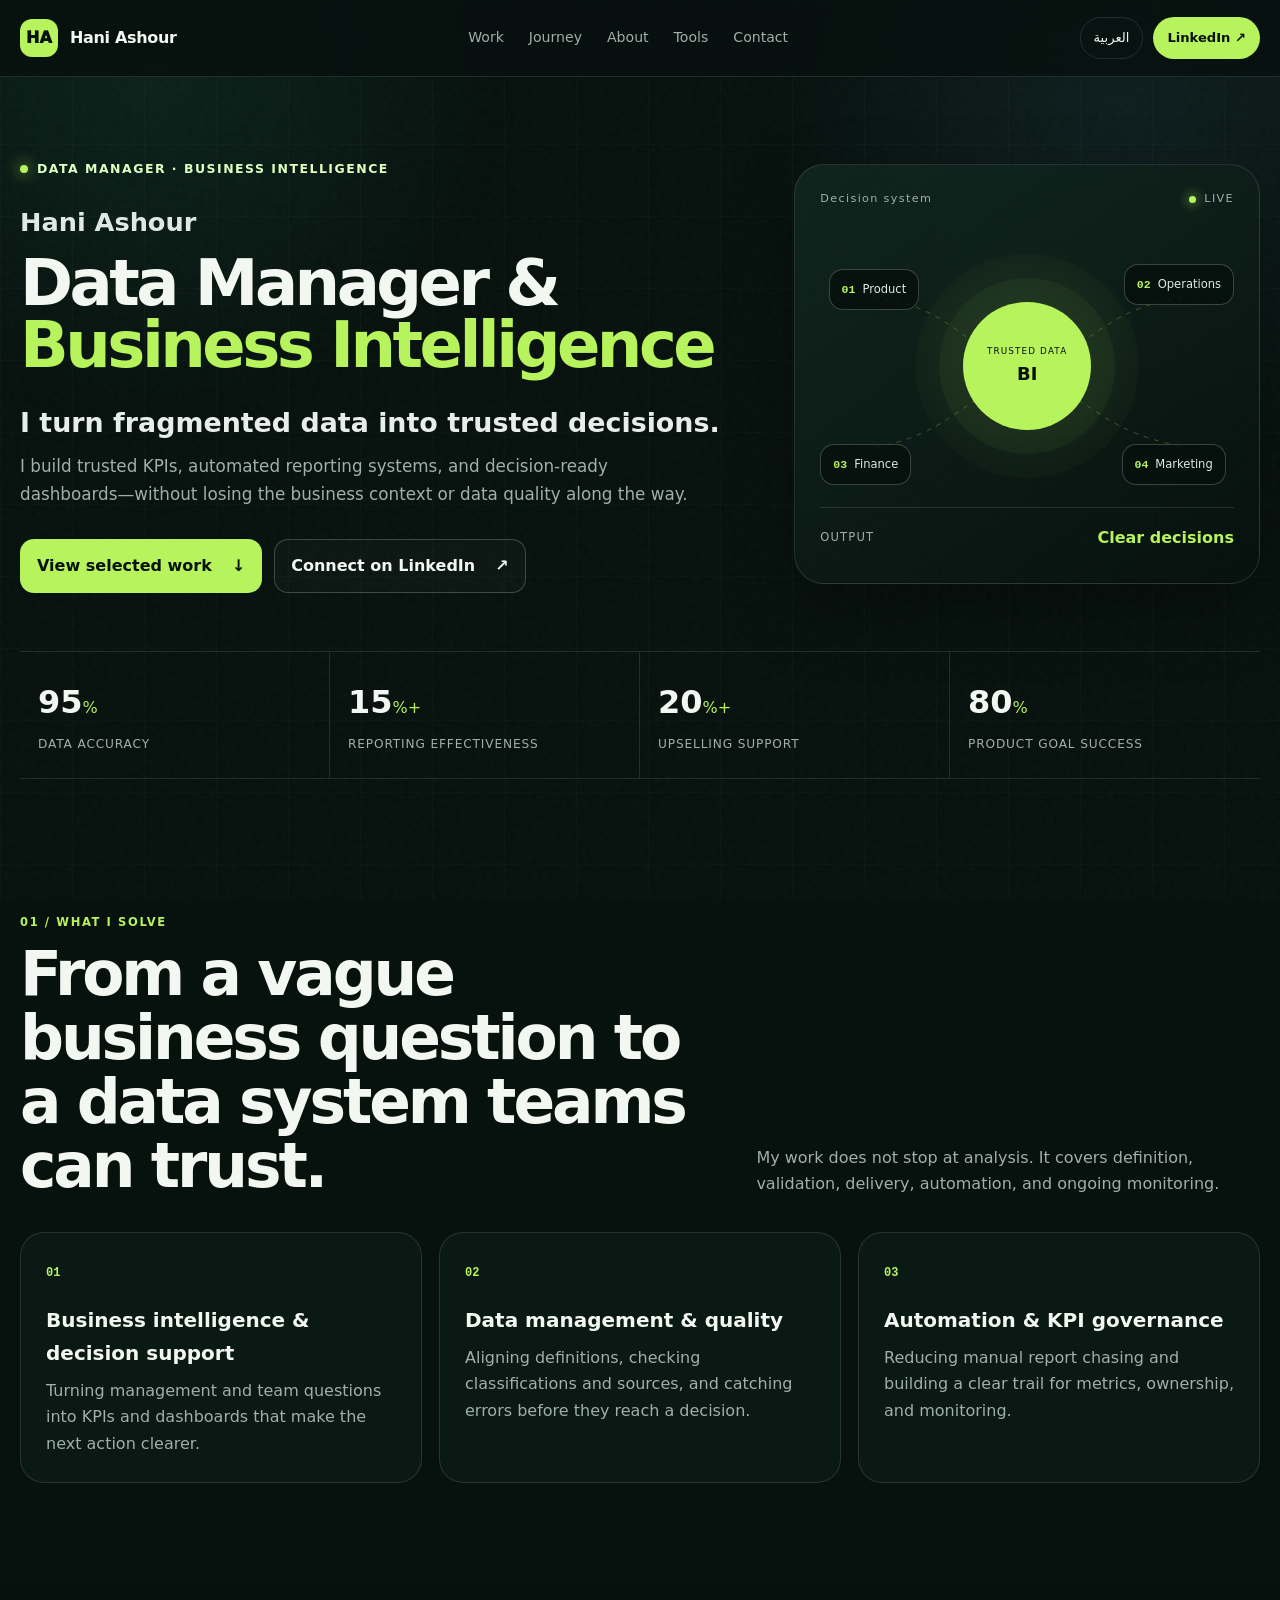
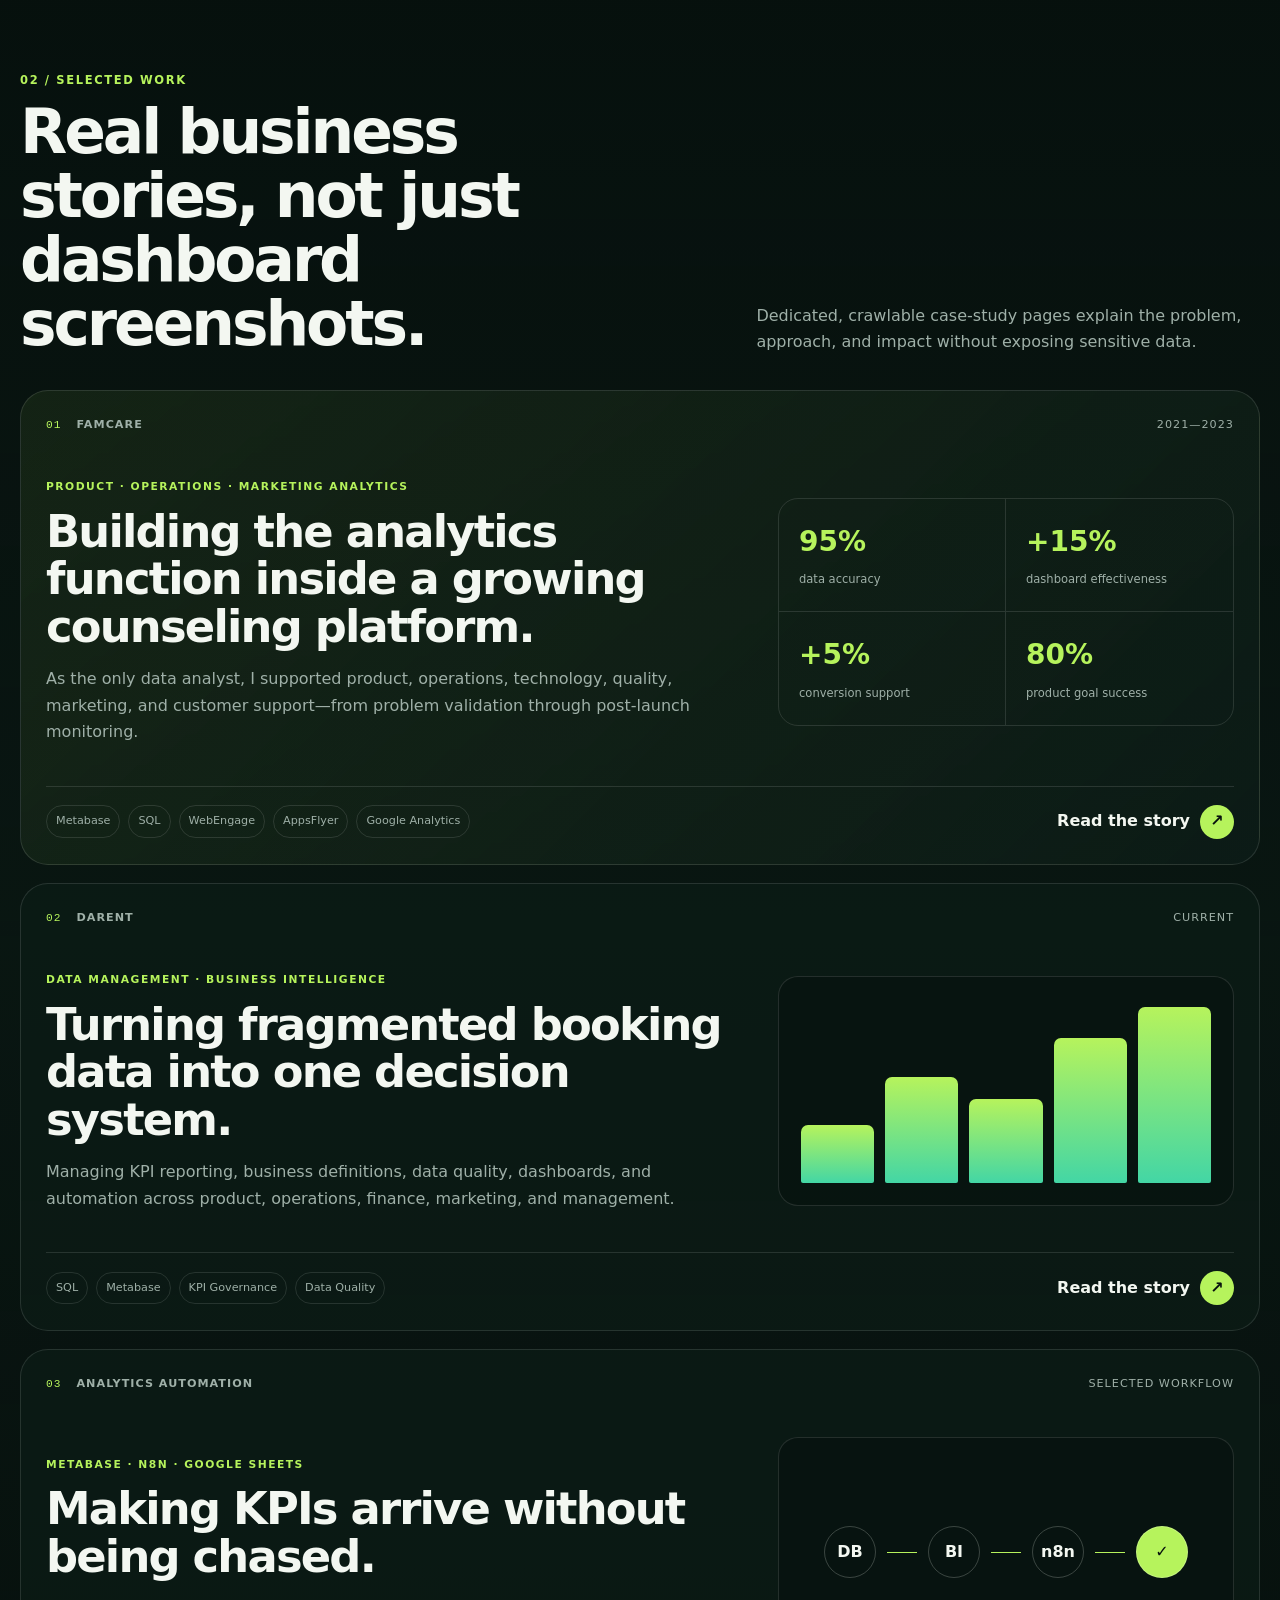
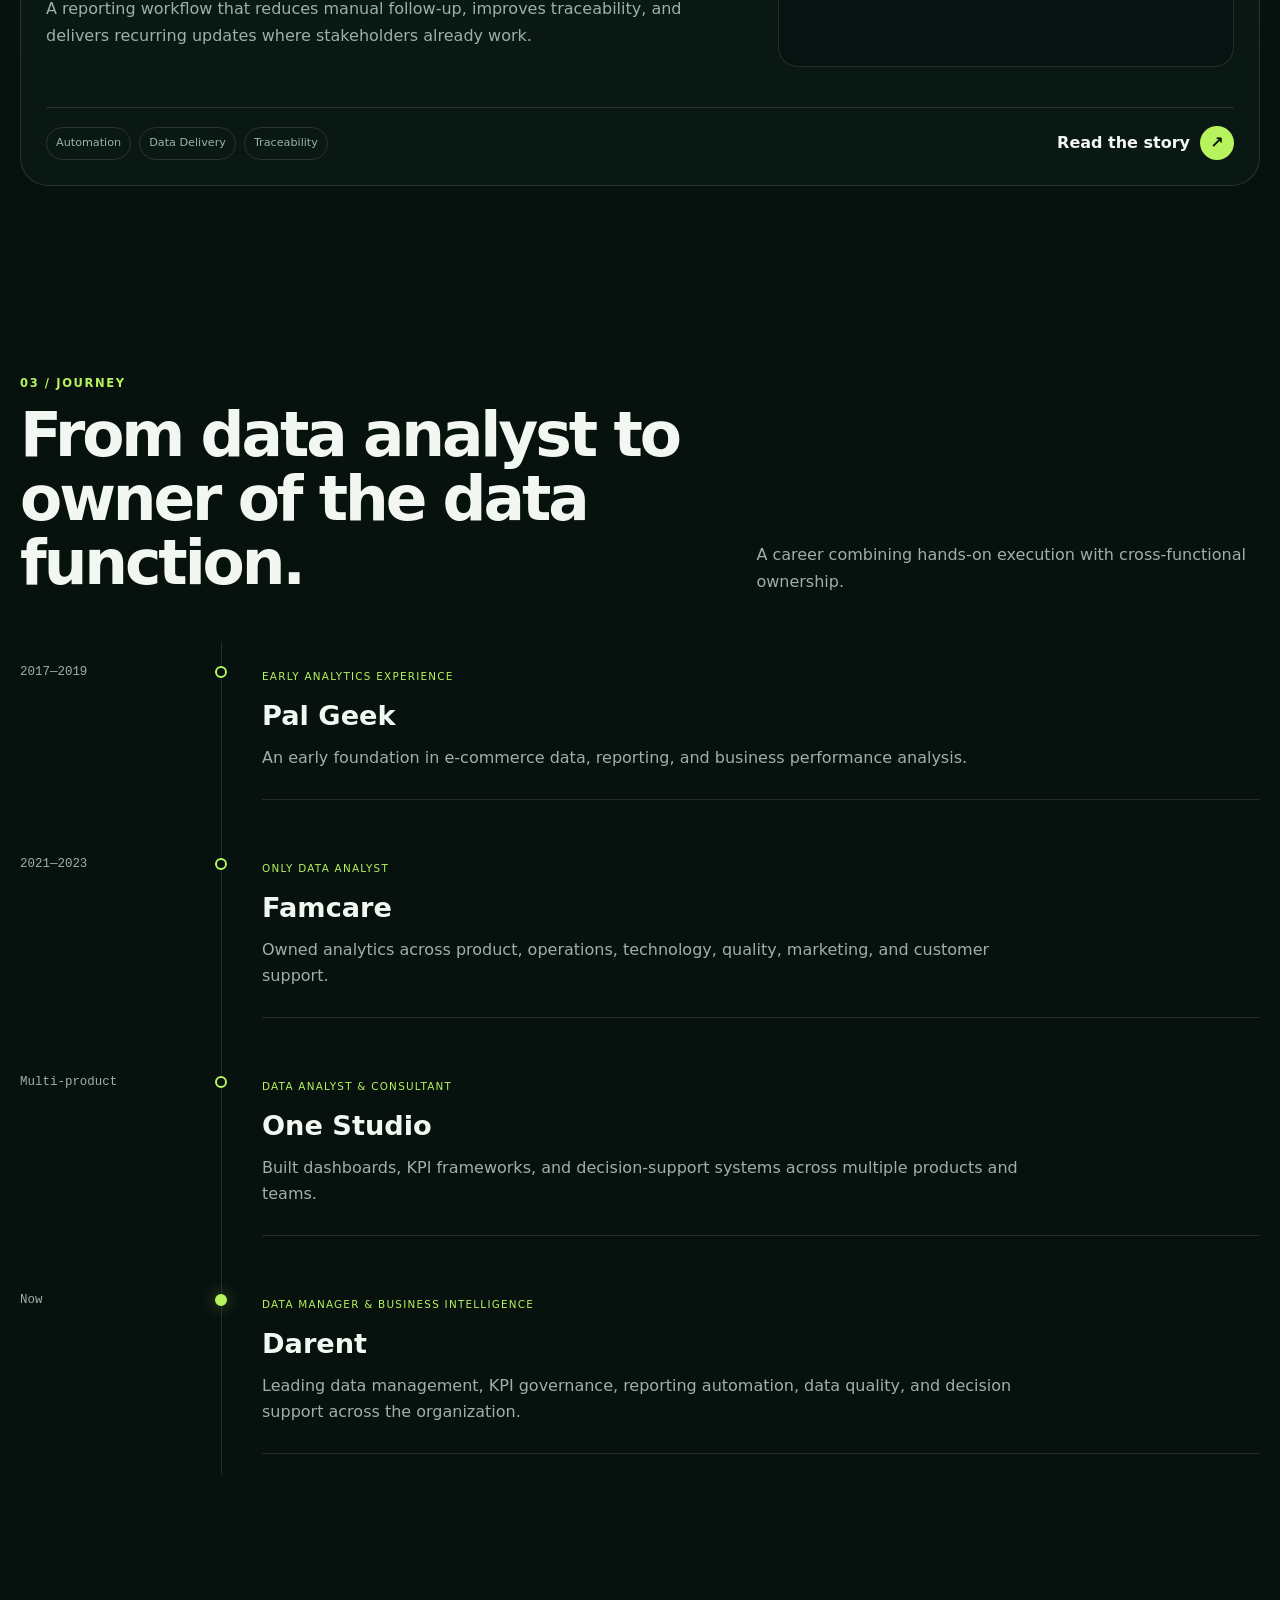
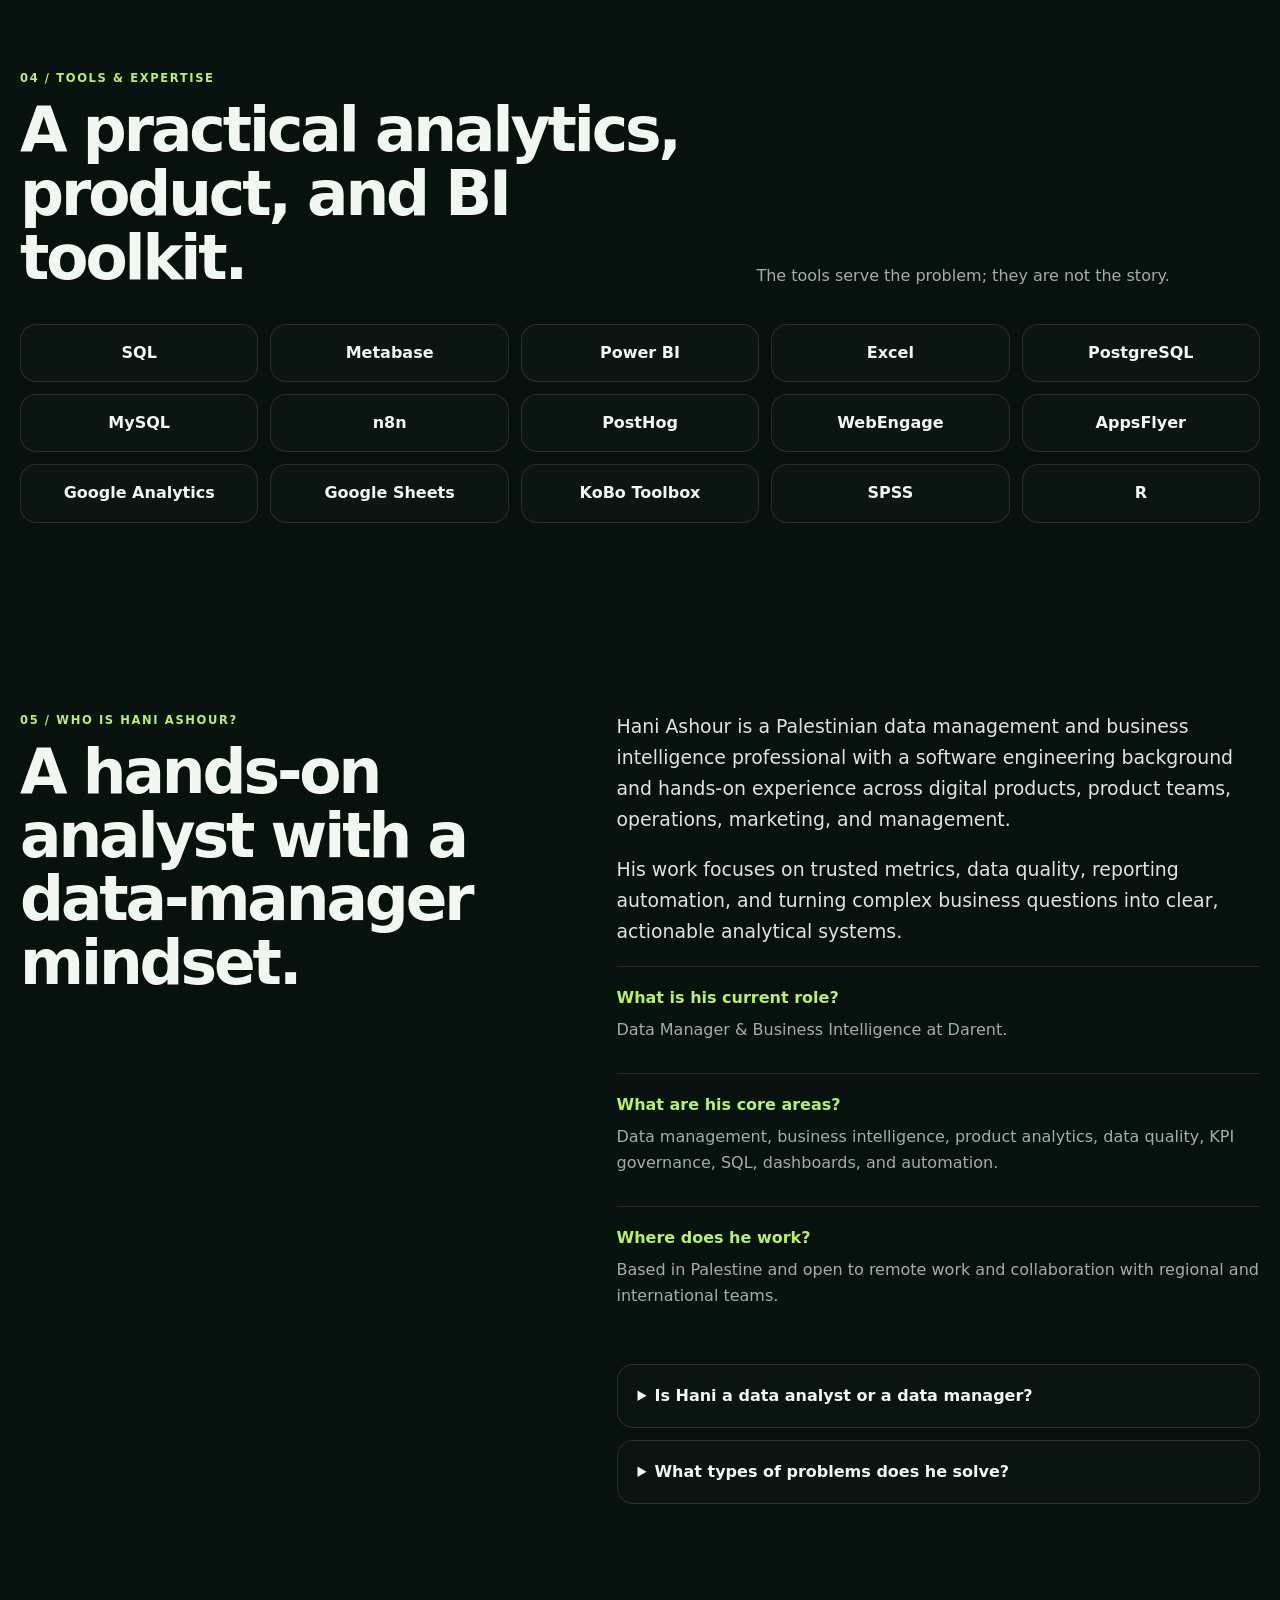
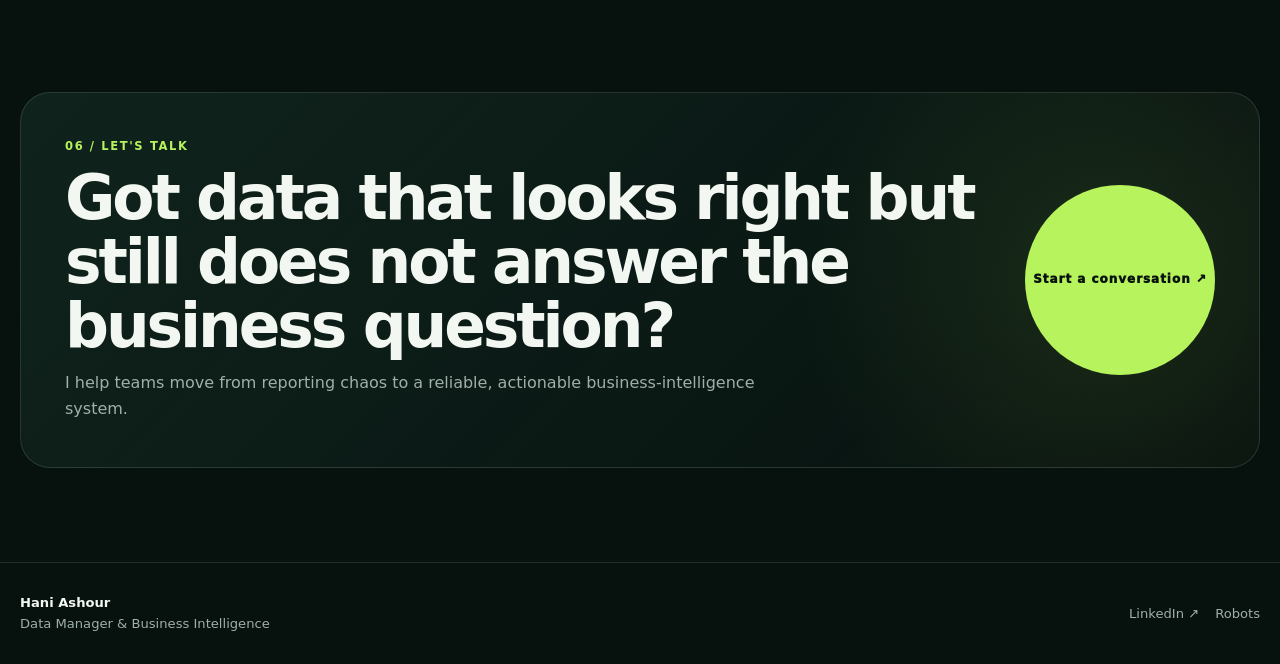
<file: index.html>
<!doctype html>
<html lang="en" dir="ltr">
<head>
<meta charset="utf-8">
<meta name="viewport" content="width=device-width,initial-scale=1">
<meta name="theme-color" content="#07110e">
<title>Hani Ashour | Data Manager &amp; Business Intelligence</title>
<meta name="description" content="Hani Ashour is a Data Manager and Business Intelligence professional specializing in product analytics, SQL, KPI governance, data quality, dashboards, and reporting automation.">
<meta name="robots" content="index,follow,max-image-preview:large,max-snippet:-1,max-video-preview:-1">
<meta property="og:type" content="profile">
<meta property="og:title" content="Hani Ashour | Data Manager &amp; Business Intelligence">
<meta property="og:description" content="Hani Ashour is a Data Manager and Business Intelligence professional specializing in product analytics, SQL, KPI governance, data quality, dashboards, and reporting automation.">
<meta property="og:image" content="https://4haniash.github.io/HaniAshour/assets/og-image.svg">
<meta property="og:url" content="https://4haniash.github.io/HaniAshour/">
<meta name="twitter:card" content="summary_large_image">
<link rel="canonical" href="https://4haniash.github.io/HaniAshour/">
<link rel="alternate" hreflang="en" href="https://4haniash.github.io/HaniAshour/">
<link rel="alternate" hreflang="ar" href="https://4haniash.github.io/HaniAshour/ar/">
<link rel="alternate" hreflang="x-default" href="https://4haniash.github.io/HaniAshour/">
<link rel="icon" href="assets/favicon.svg" type="image/svg+xml">
<link rel="stylesheet" href="assets/styles.css">
<script type="application/ld+json">{"@context":"https://schema.org","@graph":[{"@type":"ProfilePage","name":"Hani Ashour — Data Manager & Business Intelligence","description":"Professional profile and portfolio of Hani Ashour.","dateModified":"2026-07-13","mainEntity":{"@type":"Person","name":"Hani Ashour","alternateName":"Hani Y. Ashour","jobTitle":"Data Manager & Business Intelligence","description":"Data manager and business intelligence professional specializing in product analytics, KPI governance, data quality, SQL, dashboards, and reporting automation.","url":"https://4haniash.github.io/HaniAshour/","sameAs":["https://www.linkedin.com/in/hani-ashour/"],"worksFor":{"@type":"Organization","name":"Darent"},"alumniOf":{"@type":"CollegeOrUniversity","name":"University of Palestine"},"knowsAbout":["Business Intelligence","Data Management","Product Analytics","SQL","KPI Governance","Data Quality","Power BI","Metabase","PostHog","Reporting Automation"]}},{"@type":"WebSite","name":"Hani Ashour Portfolio","url":"https://4haniash.github.io/HaniAshour/","inLanguage":["en","ar"]}]}</script></head><body><div class="noise" aria-hidden="true"></div><div class="cursor-glow" aria-hidden="true"></div><a class="skip" href="#main">Skip to content</a>
<header class="site-header"><div class="container nav"><a class="brand" href="index.html"><span class="brand-mark">HA</span><span class="brand-name">Hani Ashour</span></a><nav class="desktop-nav"><a href="index.html#work">Work</a><a href="index.html#journey">Journey</a><a href="index.html#about-hani">About</a><a href="index.html#tools">Tools</a><a href="index.html#contact">Contact</a></nav><div class="nav-actions"><a class="pill-link" href="ar/index.html">العربية</a><a class="pill-link primary" href="https://www.linkedin.com/in/hani-ashour/" target="_blank" rel="noopener">LinkedIn ↗</a><button class="menu-btn" aria-expanded="false">Menu</button></div><nav class="mobile-nav"><a href="index.html#work">Work</a><a href="index.html#journey">Journey</a><a href="index.html#about-hani">About</a><a href="index.html#tools">Tools</a><a href="index.html#contact">Contact</a><a href="ar/index.html">العربية</a></nav></div></header><main id="main">
<section class="hero"><div class="container hero-grid"><div class="reveal"><div class="eyebrow">Data Manager · Business Intelligence</div><p class="hero-name">Hani Ashour</p><h1>Data Manager &<span>Business Intelligence</span></h1><p class="hero-tagline">I turn fragmented data into trusted decisions.</p><p class="hero-copy">I build trusted KPIs, automated reporting systems, and decision-ready dashboards—without losing the business context or data quality along the way.</p><div class="actions"><a class="btn primary" href="#work">View selected work <b>↓</b></a><a class="btn" href="https://www.linkedin.com/in/hani-ashour/" target="_blank" rel="noopener">Connect on LinkedIn <b>↗</b></a></div></div><div class="hero-panel reveal"><div class="panel-top"><span>Decision system</span><span class="status"><i></i>LIVE</span></div><div class="decision-map"><svg class="map-lines" viewBox="0 0 500 270" aria-hidden="true"><path d="M65 45 C150 55 168 95 220 120"/><path d="M438 45 C355 57 332 96 280 120"/><path d="M67 226 C148 211 170 174 220 150"/><path d="M435 224 C354 210 330 174 280 150"/></svg><div class="decision-core"><div><small>TRUSTED DATA</small><strong>BI</strong></div></div><div class="node a"><b>01</b>Product</div><div class="node b"><b>02</b>Operations</div><div class="node c"><b>03</b>Finance</div><div class="node d"><b>04</b>Marketing</div></div><div class="panel-output"><span>Output</span><strong>Clear decisions</strong></div></div></div><div class="container proof reveal"><div><strong class="counter" data-target="95">0</strong><em>%</em><span>data accuracy</span></div><div><strong class="counter" data-target="15">0</strong><em>%+</em><span>reporting effectiveness</span></div><div><strong class="counter" data-target="20">0</strong><em>%+</em><span>upselling support</span></div><div><strong class="counter" data-target="80">0</strong><em>%</em><span>product goal success</span></div></div></section>
<section><div class="container"><div class="section-head reveal"><div><div class="section-label">01 / What I solve</div><h2>From a vague business question to a data system teams can trust.</h2></div><p>My work does not stop at analysis. It covers definition, validation, delivery, automation, and ongoing monitoring.</p></div><div class="cards"><article class="card reveal"><span class="card-number">01</span><h3>Business intelligence & decision support</h3><p>Turning management and team questions into KPIs and dashboards that make the next action clearer.</p></article><article class="card reveal"><span class="card-number">02</span><h3>Data management & quality</h3><p>Aligning definitions, checking classifications and sources, and catching errors before they reach a decision.</p></article><article class="card reveal"><span class="card-number">03</span><h3>Automation & KPI governance</h3><p>Reducing manual report chasing and building a clear trail for metrics, ownership, and monitoring.</p></article></div></div></section>
<section id="work" class="work"><div class="container"><div class="section-head reveal"><div><div class="section-label">02 / Selected work</div><h2>Real business stories, not just dashboard screenshots.</h2></div><p>Dedicated, crawlable case-study pages explain the problem, approach, and impact without exposing sensitive data.</p></div><div class="projects">
<article class="project featured reveal"><div class="project-meta"><span class="number">01</span><b>Famcare</b><span class="date">2021—2023</span></div><div class="project-grid"><div><div class="project-type">PRODUCT · OPERATIONS · MARKETING ANALYTICS</div><h3>Building the analytics function inside a growing counseling platform.</h3><p>As the only data analyst, I supported product, operations, technology, quality, marketing, and customer support—from problem validation through post-launch monitoring.</p></div><div class="impact-box"><div><strong>95%</strong><span>data accuracy</span></div><div><strong>+15%</strong><span>dashboard effectiveness</span></div><div><strong>+5%</strong><span>conversion support</span></div><div><strong>80%</strong><span>product goal success</span></div></div></div><div class="project-footer"><div class="tags"><span>Metabase</span><span>SQL</span><span>WebEngage</span><span>AppsFlyer</span><span>Google Analytics</span></div><a class="story-link" href="case-studies/famcare-analytics.html">Read the story <i>↗</i></a></div></article>
<article class="project reveal"><div class="project-meta"><span class="number">02</span><b>Darent</b><span class="date">Current</span></div><div class="project-grid"><div><div class="project-type">DATA MANAGEMENT · BUSINESS INTELLIGENCE</div><h3>Turning fragmented booking data into one decision system.</h3><p>Managing KPI reporting, business definitions, data quality, dashboards, and automation across product, operations, finance, marketing, and management.</p></div><div class="mini-viz"><div class="bars"><i></i><i></i><i></i><i></i><i></i></div></div></div><div class="project-footer"><div class="tags"><span>SQL</span><span>Metabase</span><span>KPI Governance</span><span>Data Quality</span></div><a class="story-link" href="case-studies/darent-data-management.html">Read the story <i>↗</i></a></div></article>
<article class="project reveal"><div class="project-meta"><span class="number">03</span><b>Analytics Automation</b><span class="date">Selected workflow</span></div><div class="project-grid"><div><div class="project-type">METABASE · N8N · GOOGLE SHEETS</div><h3>Making KPIs arrive without being chased.</h3><p>A reporting workflow that reduces manual follow-up, improves traceability, and delivers recurring updates where stakeholders already work.</p></div><div class="mini-viz"><div class="flow"><span>DB</span><i></i><span>BI</span><i></i><span>n8n</span><i></i><span>✓</span></div></div></div><div class="project-footer"><div class="tags"><span>Automation</span><span>Data Delivery</span><span>Traceability</span></div><a class="story-link" href="case-studies/kpi-automation.html">Read the story <i>↗</i></a></div></article>
</div></div></section>
<section id="journey"><div class="container"><div class="section-head reveal"><div><div class="section-label">03 / Journey</div><h2>From data analyst to owner of the data function.</h2></div><p>A career combining hands-on execution with cross-functional ownership.</p></div><div class="timeline"><article class="timeline-item reveal"><div class="timeline-year">2017—2019</div><div class="timeline-dot"></div><div class="timeline-content"><small>EARLY ANALYTICS EXPERIENCE</small><h3>Pal Geek</h3><p>An early foundation in e-commerce data, reporting, and business performance analysis.</p></div></article><article class="timeline-item reveal"><div class="timeline-year">2021—2023</div><div class="timeline-dot"></div><div class="timeline-content"><small>ONLY DATA ANALYST</small><h3>Famcare</h3><p>Owned analytics across product, operations, technology, quality, marketing, and customer support.</p></div></article><article class="timeline-item reveal"><div class="timeline-year">Multi-product</div><div class="timeline-dot"></div><div class="timeline-content"><small>DATA ANALYST & CONSULTANT</small><h3>One Studio</h3><p>Built dashboards, KPI frameworks, and decision-support systems across multiple products and teams.</p></div></article><article class="timeline-item current reveal"><div class="timeline-year">Now</div><div class="timeline-dot"></div><div class="timeline-content"><small>DATA MANAGER & BUSINESS INTELLIGENCE</small><h3>Darent</h3><p>Leading data management, KPI governance, reporting automation, data quality, and decision support across the organization.</p></div></article></div></div></section>
<section id="tools"><div class="container"><div class="section-head reveal"><div><div class="section-label">04 / Tools & expertise</div><h2>A practical analytics, product, and BI toolkit.</h2></div><p>The tools serve the problem; they are not the story.</p></div><div class="tools-grid"><div class="tool reveal">SQL</div><div class="tool reveal">Metabase</div><div class="tool reveal">Power BI</div><div class="tool reveal">Excel</div><div class="tool reveal">PostgreSQL</div><div class="tool reveal">MySQL</div><div class="tool reveal">n8n</div><div class="tool reveal">PostHog</div><div class="tool reveal">WebEngage</div><div class="tool reveal">AppsFlyer</div><div class="tool reveal">Google Analytics</div><div class="tool reveal">Google Sheets</div><div class="tool reveal">KoBo Toolbox</div><div class="tool reveal">SPSS</div><div class="tool reveal">R</div></div></div></section>
<section id="about-hani" class="bio"><div class="container bio-grid"><div class="reveal"><div class="section-label">05 / Who is Hani Ashour?</div><h2>A hands-on analyst with a data-manager mindset.</h2></div><div><div class="bio-copy reveal"><p>Hani Ashour is a Palestinian data management and business intelligence professional with a software engineering background and hands-on experience across digital products, product teams, operations, marketing, and management.</p><p>His work focuses on trusted metrics, data quality, reporting automation, and turning complex business questions into clear, actionable analytical systems.</p></div><div class="bio-facts"><div class="fact reveal"><h3>What is his current role?</h3><p>Data Manager & Business Intelligence at Darent.</p></div><div class="fact reveal"><h3>What are his core areas?</h3><p>Data management, business intelligence, product analytics, data quality, KPI governance, SQL, dashboards, and automation.</p></div><div class="fact reveal"><h3>Where does he work?</h3><p>Based in Palestine and open to remote work and collaboration with regional and international teams.</p></div></div><div class="faq"><details class="reveal"><summary>Is Hani a data analyst or a data manager?</summary><p>He currently works as a Data Manager & Business Intelligence professional while remaining hands-on with SQL, analysis, dashboards, and data investigations.</p></details><details class="reveal"><summary>What types of problems does he solve?</summary><p>Misaligned KPI definitions, data-quality issues, manual reporting, non-actionable dashboards, and translating departmental needs into clear measurement systems.</p></details></div></div></div></section>
<section id="contact"><div class="container contact-card reveal"><div><div class="section-label">06 / Let's talk</div><h2>Got data that looks right but still does not answer the business question?</h2><p>I help teams move from reporting chaos to a reliable, actionable business-intelligence system.</p></div><a class="contact-circle" href="https://www.linkedin.com/in/hani-ashour/" target="_blank" rel="noopener">Start a conversation ↗</a></div></section></main><footer><div class="container footer"><div><strong>Hani Ashour</strong><span>Data Manager & Business Intelligence</span></div><div class="footer-links"><a href="https://www.linkedin.com/in/hani-ashour/" target="_blank" rel="noopener">LinkedIn ↗</a><a href="robots.txt">Robots</a></div></div></footer><script src="assets/app.js"></script></body></html>
</file>
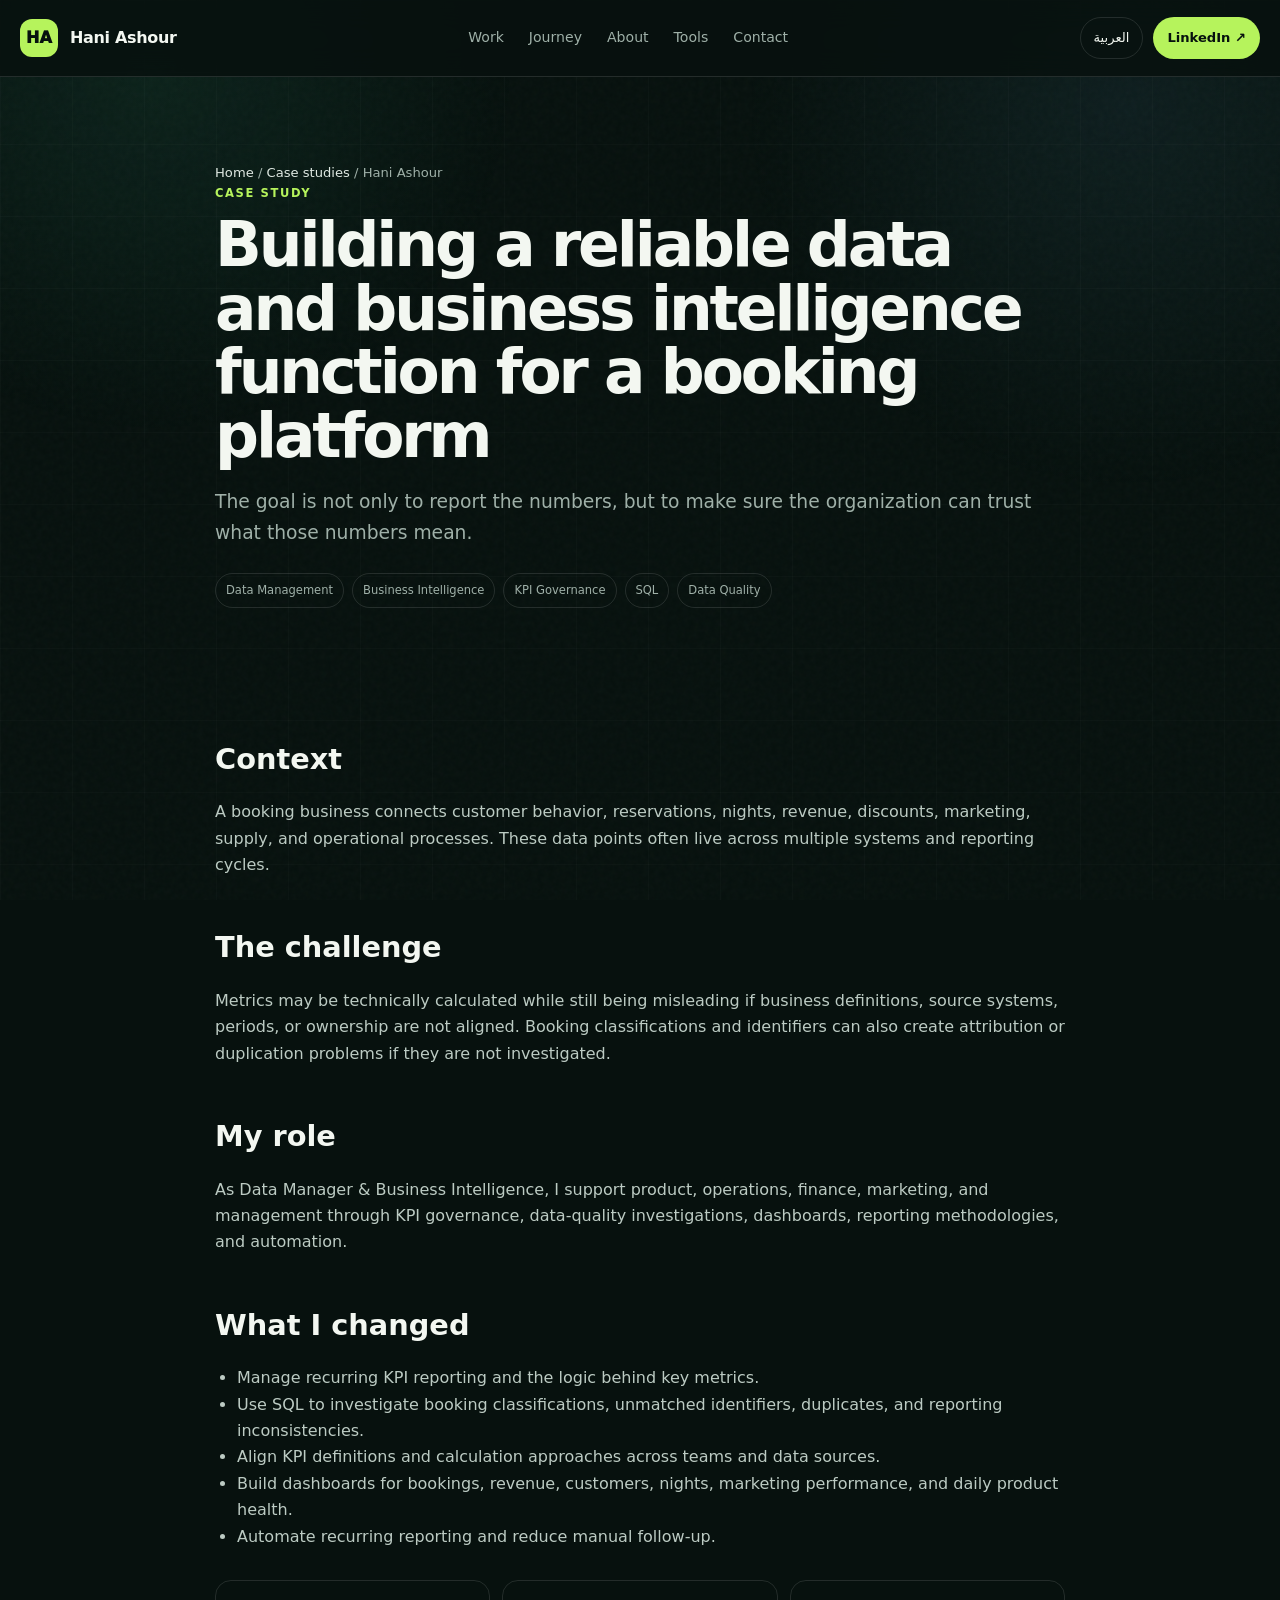
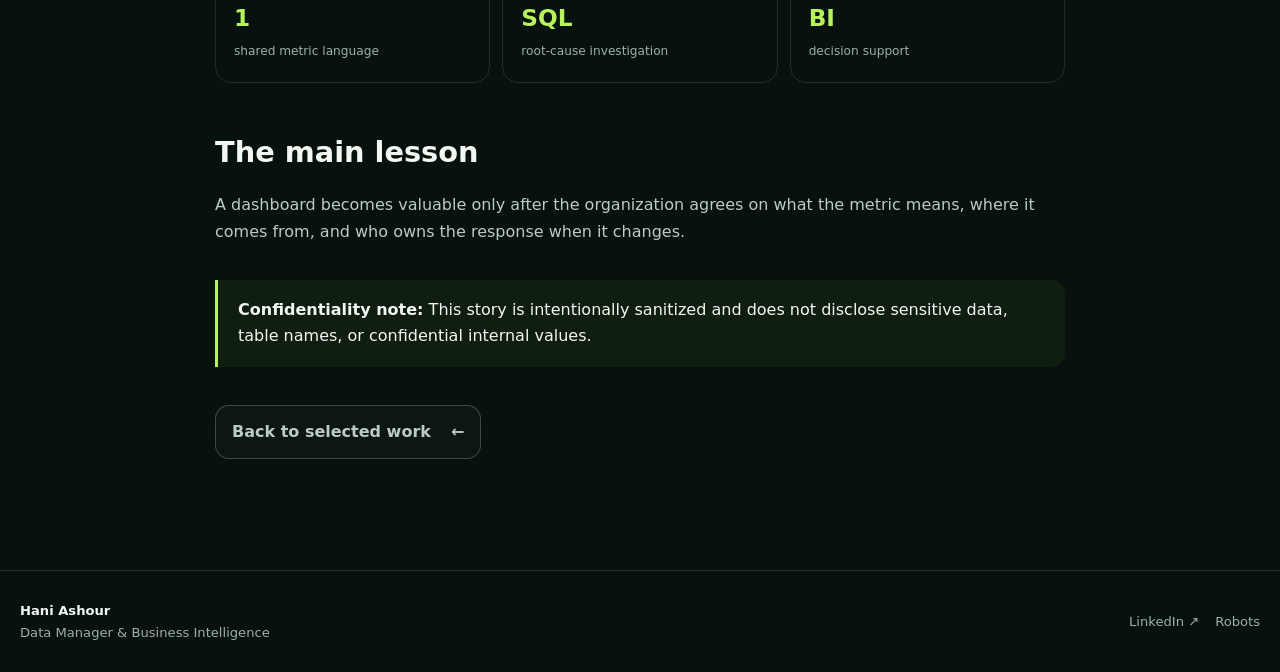
<file: case-studies/darent-data-management.html>
<!doctype html>
<html lang="en" dir="ltr">
<head>
<meta charset="utf-8">
<meta name="viewport" content="width=device-width,initial-scale=1">
<meta name="theme-color" content="#07110e">
<title>Building a Reliable Data and BI Function at Darent | Hani Ashour</title>
<meta name="description" content="A case study on data management, KPI governance, data quality, dashboards, and business intelligence at a booking platform.">
<meta name="robots" content="index,follow,max-image-preview:large,max-snippet:-1,max-video-preview:-1">
<meta property="og:type" content="article">
<meta property="og:title" content="Building a Reliable Data and BI Function at Darent | Hani Ashour">
<meta property="og:description" content="A case study on data management, KPI governance, data quality, dashboards, and business intelligence at a booking platform.">
<meta property="og:image" content="https://4haniash.github.io/HaniAshour/assets/og-image.svg">
<meta property="og:url" content="https://4haniash.github.io/HaniAshour/case-studies/darent-data-management.html">
<meta name="twitter:card" content="summary_large_image">
<link rel="canonical" href="https://4haniash.github.io/HaniAshour/case-studies/darent-data-management.html">
<link rel="alternate" hreflang="en" href="https://4haniash.github.io/HaniAshour/case-studies/darent-data-management.html">
<link rel="alternate" hreflang="ar" href="https://4haniash.github.io/HaniAshour/ar/case-studies/darent-data-management.html">
<link rel="alternate" hreflang="x-default" href="https://4haniash.github.io/HaniAshour/case-studies/darent-data-management.html">
<link rel="icon" href="../assets/favicon.svg" type="image/svg+xml">
<link rel="stylesheet" href="../assets/styles.css">
<script type="application/ld+json">{"@context":"https://schema.org","@type":"Article","mainEntityOfPage":"https://4haniash.github.io/HaniAshour/case-studies/darent-data-management.html","headline":"Building a reliable data and business intelligence function for a booking platform","description":"A case study on data management, KPI governance, data quality, dashboards, and business intelligence at a booking platform.","dateModified":"2026-07-13","inLanguage":"en","author":{"@type":"Person","name":"Hani Ashour","sameAs":"https://www.linkedin.com/in/hani-ashour/"},"about":["Business Intelligence","Data Management","Product Analytics","Data Quality","KPI Automation"]}</script></head><body><div class="noise" aria-hidden="true"></div><div class="cursor-glow" aria-hidden="true"></div><a class="skip" href="#main">Skip to content</a>
<header class="site-header"><div class="container nav"><a class="brand" href="../index.html"><span class="brand-mark">HA</span><span class="brand-name">Hani Ashour</span></a><nav class="desktop-nav"><a href="../index.html#work">Work</a><a href="../index.html#journey">Journey</a><a href="../index.html#about-hani">About</a><a href="../index.html#tools">Tools</a><a href="../index.html#contact">Contact</a></nav><div class="nav-actions"><a class="pill-link" href="../ar/index.html">العربية</a><a class="pill-link primary" href="https://www.linkedin.com/in/hani-ashour/" target="_blank" rel="noopener">LinkedIn ↗</a><button class="menu-btn" aria-expanded="false">Menu</button></div><nav class="mobile-nav"><a href="../index.html#work">Work</a><a href="../index.html#journey">Journey</a><a href="../index.html#about-hani">About</a><a href="../index.html#tools">Tools</a><a href="../index.html#contact">Contact</a><a href="../ar/index.html">العربية</a></nav></div></header><main id="main"><section class="article-hero"><div class="container article-wrap reveal"><div class="breadcrumbs"><a href="../index.html">Home</a> / <a href="../index.html#work">Case studies</a> / Hani Ashour</div><div class="section-label">Case study</div><h1>Building a reliable data and business intelligence function for a booking platform</h1><p class="article-deck">The goal is not only to report the numbers, but to make sure the organization can trust what those numbers mean.</p><div class="article-meta"><span>Data Management</span><span>Business Intelligence</span><span>KPI Governance</span><span>SQL</span><span>Data Quality</span></div></div></section><section class="article-content"><div class="container article-wrap"><h2>Context</h2><p>A booking business connects customer behavior, reservations, nights, revenue, discounts, marketing, supply, and operational processes. These data points often live across multiple systems and reporting cycles.</p><h2>The challenge</h2><p>Metrics may be technically calculated while still being misleading if business definitions, source systems, periods, or ownership are not aligned. Booking classifications and identifiers can also create attribution or duplication problems if they are not investigated.</p><h2>My role</h2><p>As Data Manager & Business Intelligence, I support product, operations, finance, marketing, and management through KPI governance, data-quality investigations, dashboards, reporting methodologies, and automation.</p><h2>What I changed</h2><ul><li>Manage recurring KPI reporting and the logic behind key metrics.</li><li>Use SQL to investigate booking classifications, unmatched identifiers, duplicates, and reporting inconsistencies.</li><li>Align KPI definitions and calculation approaches across teams and data sources.</li><li>Build dashboards for bookings, revenue, customers, nights, marketing performance, and daily product health.</li><li>Automate recurring reporting and reduce manual follow-up.</li></ul><div class="case-result"><div><strong>1</strong><span>shared metric language</span></div><div><strong>SQL</strong><span>root-cause investigation</span></div><div><strong>BI</strong><span>decision support</span></div></div><h2>The main lesson</h2><p>A dashboard becomes valuable only after the organization agrees on what the metric means, where it comes from, and who owns the response when it changes.</p><div class="callout"><strong>Confidentiality note:</strong> This story is intentionally sanitized and does not disclose sensitive data, table names, or confidential internal values.</div><p style="margin-top:38px"><a class="btn" href="../index.html#work">Back to selected work <b>←</b></a></p></div></section></main><footer><div class="container footer"><div><strong>Hani Ashour</strong><span>Data Manager & Business Intelligence</span></div><div class="footer-links"><a href="https://www.linkedin.com/in/hani-ashour/" target="_blank" rel="noopener">LinkedIn ↗</a><a href="../robots.txt">Robots</a></div></div></footer><script src="../assets/app.js"></script></body></html>
</file>
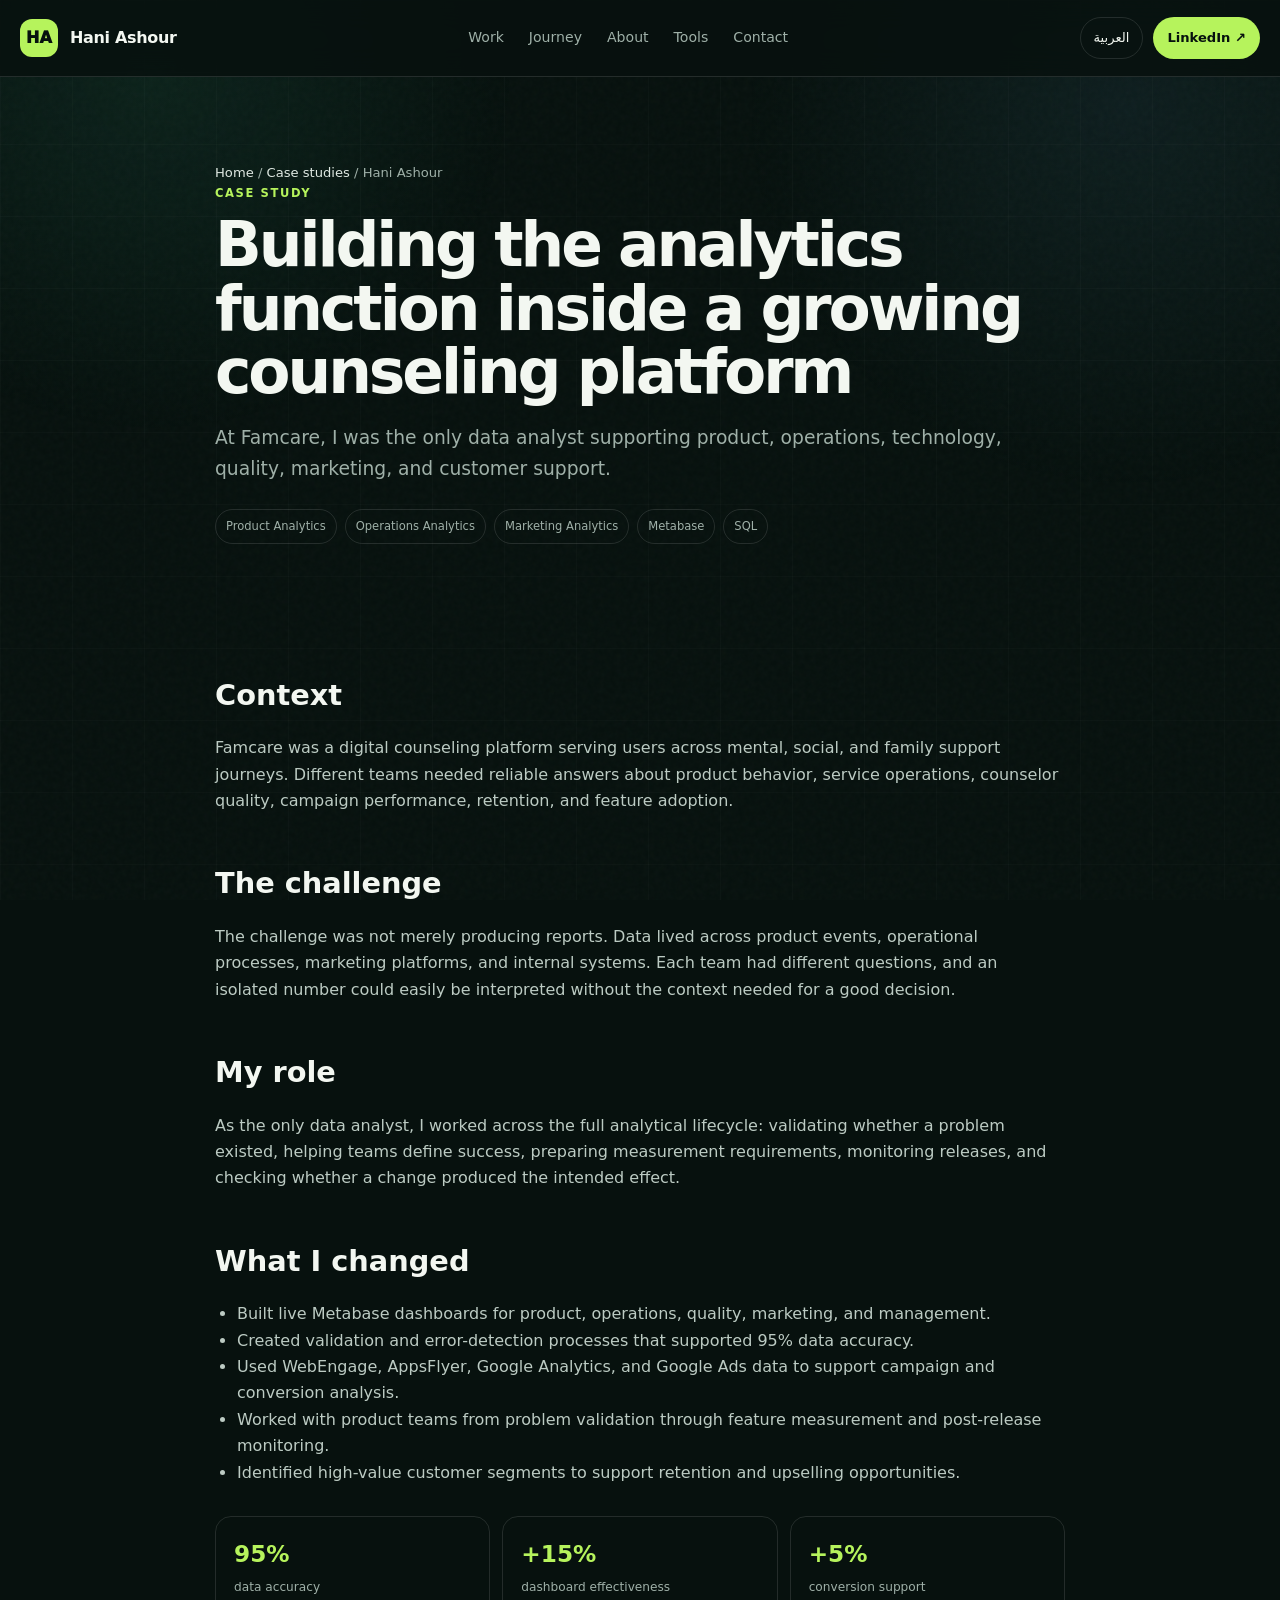
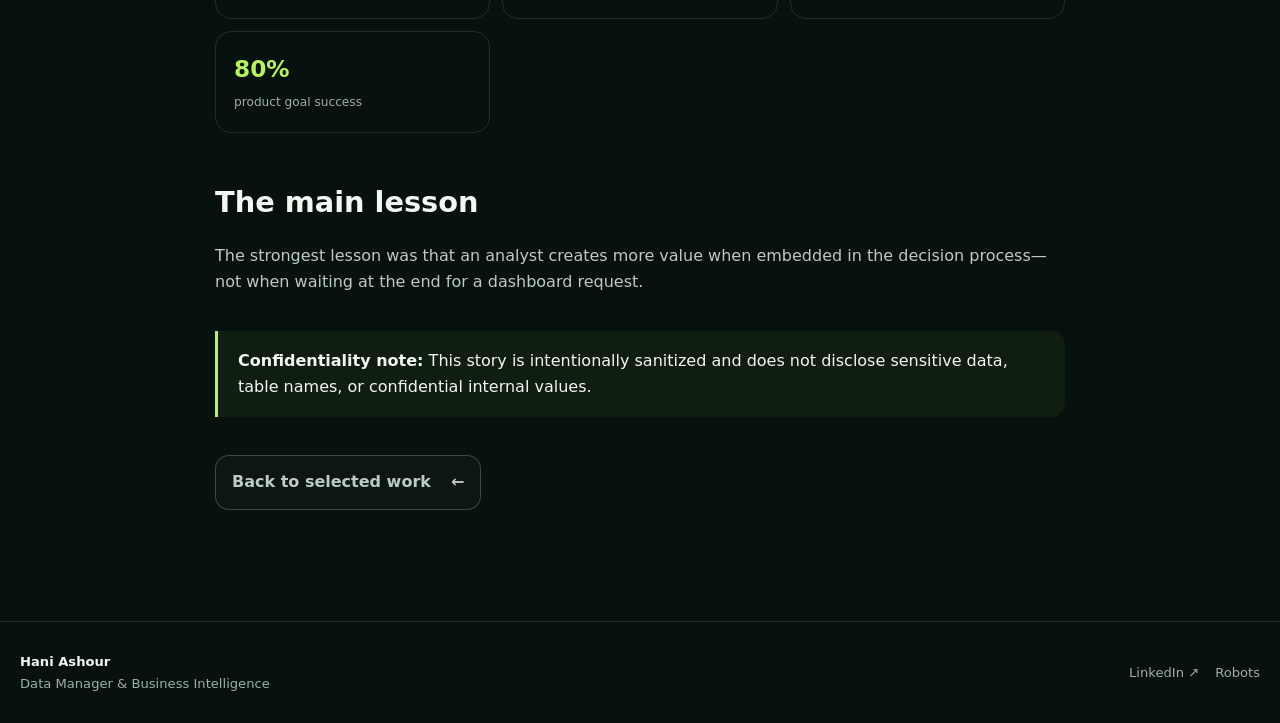
<file: case-studies/famcare-analytics.html>
<!doctype html>
<html lang="en" dir="ltr">
<head>
<meta charset="utf-8">
<meta name="viewport" content="width=device-width,initial-scale=1">
<meta name="theme-color" content="#07110e">
<title>How I Built Analytics Across Product, Operations, and Marketing at Famcare | Hani Ashour</title>
<meta name="description" content="A case study by Hani Ashour on building analytics across product, operations, quality, marketing, and customer support at Famcare.">
<meta name="robots" content="index,follow,max-image-preview:large,max-snippet:-1,max-video-preview:-1">
<meta property="og:type" content="article">
<meta property="og:title" content="How I Built Analytics Across Product, Operations, and Marketing at Famcare | Hani Ashour">
<meta property="og:description" content="A case study by Hani Ashour on building analytics across product, operations, quality, marketing, and customer support at Famcare.">
<meta property="og:image" content="https://4haniash.github.io/HaniAshour/assets/og-image.svg">
<meta property="og:url" content="https://4haniash.github.io/HaniAshour/case-studies/famcare-analytics.html">
<meta name="twitter:card" content="summary_large_image">
<link rel="canonical" href="https://4haniash.github.io/HaniAshour/case-studies/famcare-analytics.html">
<link rel="alternate" hreflang="en" href="https://4haniash.github.io/HaniAshour/case-studies/famcare-analytics.html">
<link rel="alternate" hreflang="ar" href="https://4haniash.github.io/HaniAshour/ar/case-studies/famcare-analytics.html">
<link rel="alternate" hreflang="x-default" href="https://4haniash.github.io/HaniAshour/case-studies/famcare-analytics.html">
<link rel="icon" href="../assets/favicon.svg" type="image/svg+xml">
<link rel="stylesheet" href="../assets/styles.css">
<script type="application/ld+json">{"@context":"https://schema.org","@type":"Article","mainEntityOfPage":"https://4haniash.github.io/HaniAshour/case-studies/famcare-analytics.html","headline":"Building the analytics function inside a growing counseling platform","description":"A case study by Hani Ashour on building analytics across product, operations, quality, marketing, and customer support at Famcare.","dateModified":"2026-07-13","inLanguage":"en","author":{"@type":"Person","name":"Hani Ashour","sameAs":"https://www.linkedin.com/in/hani-ashour/"},"about":["Business Intelligence","Data Management","Product Analytics","Data Quality","KPI Automation"]}</script></head><body><div class="noise" aria-hidden="true"></div><div class="cursor-glow" aria-hidden="true"></div><a class="skip" href="#main">Skip to content</a>
<header class="site-header"><div class="container nav"><a class="brand" href="../index.html"><span class="brand-mark">HA</span><span class="brand-name">Hani Ashour</span></a><nav class="desktop-nav"><a href="../index.html#work">Work</a><a href="../index.html#journey">Journey</a><a href="../index.html#about-hani">About</a><a href="../index.html#tools">Tools</a><a href="../index.html#contact">Contact</a></nav><div class="nav-actions"><a class="pill-link" href="../ar/index.html">العربية</a><a class="pill-link primary" href="https://www.linkedin.com/in/hani-ashour/" target="_blank" rel="noopener">LinkedIn ↗</a><button class="menu-btn" aria-expanded="false">Menu</button></div><nav class="mobile-nav"><a href="../index.html#work">Work</a><a href="../index.html#journey">Journey</a><a href="../index.html#about-hani">About</a><a href="../index.html#tools">Tools</a><a href="../index.html#contact">Contact</a><a href="../ar/index.html">العربية</a></nav></div></header><main id="main"><section class="article-hero"><div class="container article-wrap reveal"><div class="breadcrumbs"><a href="../index.html">Home</a> / <a href="../index.html#work">Case studies</a> / Hani Ashour</div><div class="section-label">Case study</div><h1>Building the analytics function inside a growing counseling platform</h1><p class="article-deck">At Famcare, I was the only data analyst supporting product, operations, technology, quality, marketing, and customer support.</p><div class="article-meta"><span>Product Analytics</span><span>Operations Analytics</span><span>Marketing Analytics</span><span>Metabase</span><span>SQL</span></div></div></section><section class="article-content"><div class="container article-wrap"><h2>Context</h2><p>Famcare was a digital counseling platform serving users across mental, social, and family support journeys. Different teams needed reliable answers about product behavior, service operations, counselor quality, campaign performance, retention, and feature adoption.</p><h2>The challenge</h2><p>The challenge was not merely producing reports. Data lived across product events, operational processes, marketing platforms, and internal systems. Each team had different questions, and an isolated number could easily be interpreted without the context needed for a good decision.</p><h2>My role</h2><p>As the only data analyst, I worked across the full analytical lifecycle: validating whether a problem existed, helping teams define success, preparing measurement requirements, monitoring releases, and checking whether a change produced the intended effect.</p><h2>What I changed</h2><ul><li>Built live Metabase dashboards for product, operations, quality, marketing, and management.</li><li>Created validation and error-detection processes that supported 95% data accuracy.</li><li>Used WebEngage, AppsFlyer, Google Analytics, and Google Ads data to support campaign and conversion analysis.</li><li>Worked with product teams from problem validation through feature measurement and post-release monitoring.</li><li>Identified high-value customer segments to support retention and upselling opportunities.</li></ul><div class="case-result"><div><strong>95%</strong><span>data accuracy</span></div><div><strong>+15%</strong><span>dashboard effectiveness</span></div><div><strong>+5%</strong><span>conversion support</span></div><div><strong>80%</strong><span>product goal success</span></div></div><h2>The main lesson</h2><p>The strongest lesson was that an analyst creates more value when embedded in the decision process—not when waiting at the end for a dashboard request.</p><div class="callout"><strong>Confidentiality note:</strong> This story is intentionally sanitized and does not disclose sensitive data, table names, or confidential internal values.</div><p style="margin-top:38px"><a class="btn" href="../index.html#work">Back to selected work <b>←</b></a></p></div></section></main><footer><div class="container footer"><div><strong>Hani Ashour</strong><span>Data Manager & Business Intelligence</span></div><div class="footer-links"><a href="https://www.linkedin.com/in/hani-ashour/" target="_blank" rel="noopener">LinkedIn ↗</a><a href="../robots.txt">Robots</a></div></div></footer><script src="../assets/app.js"></script></body></html>
</file>
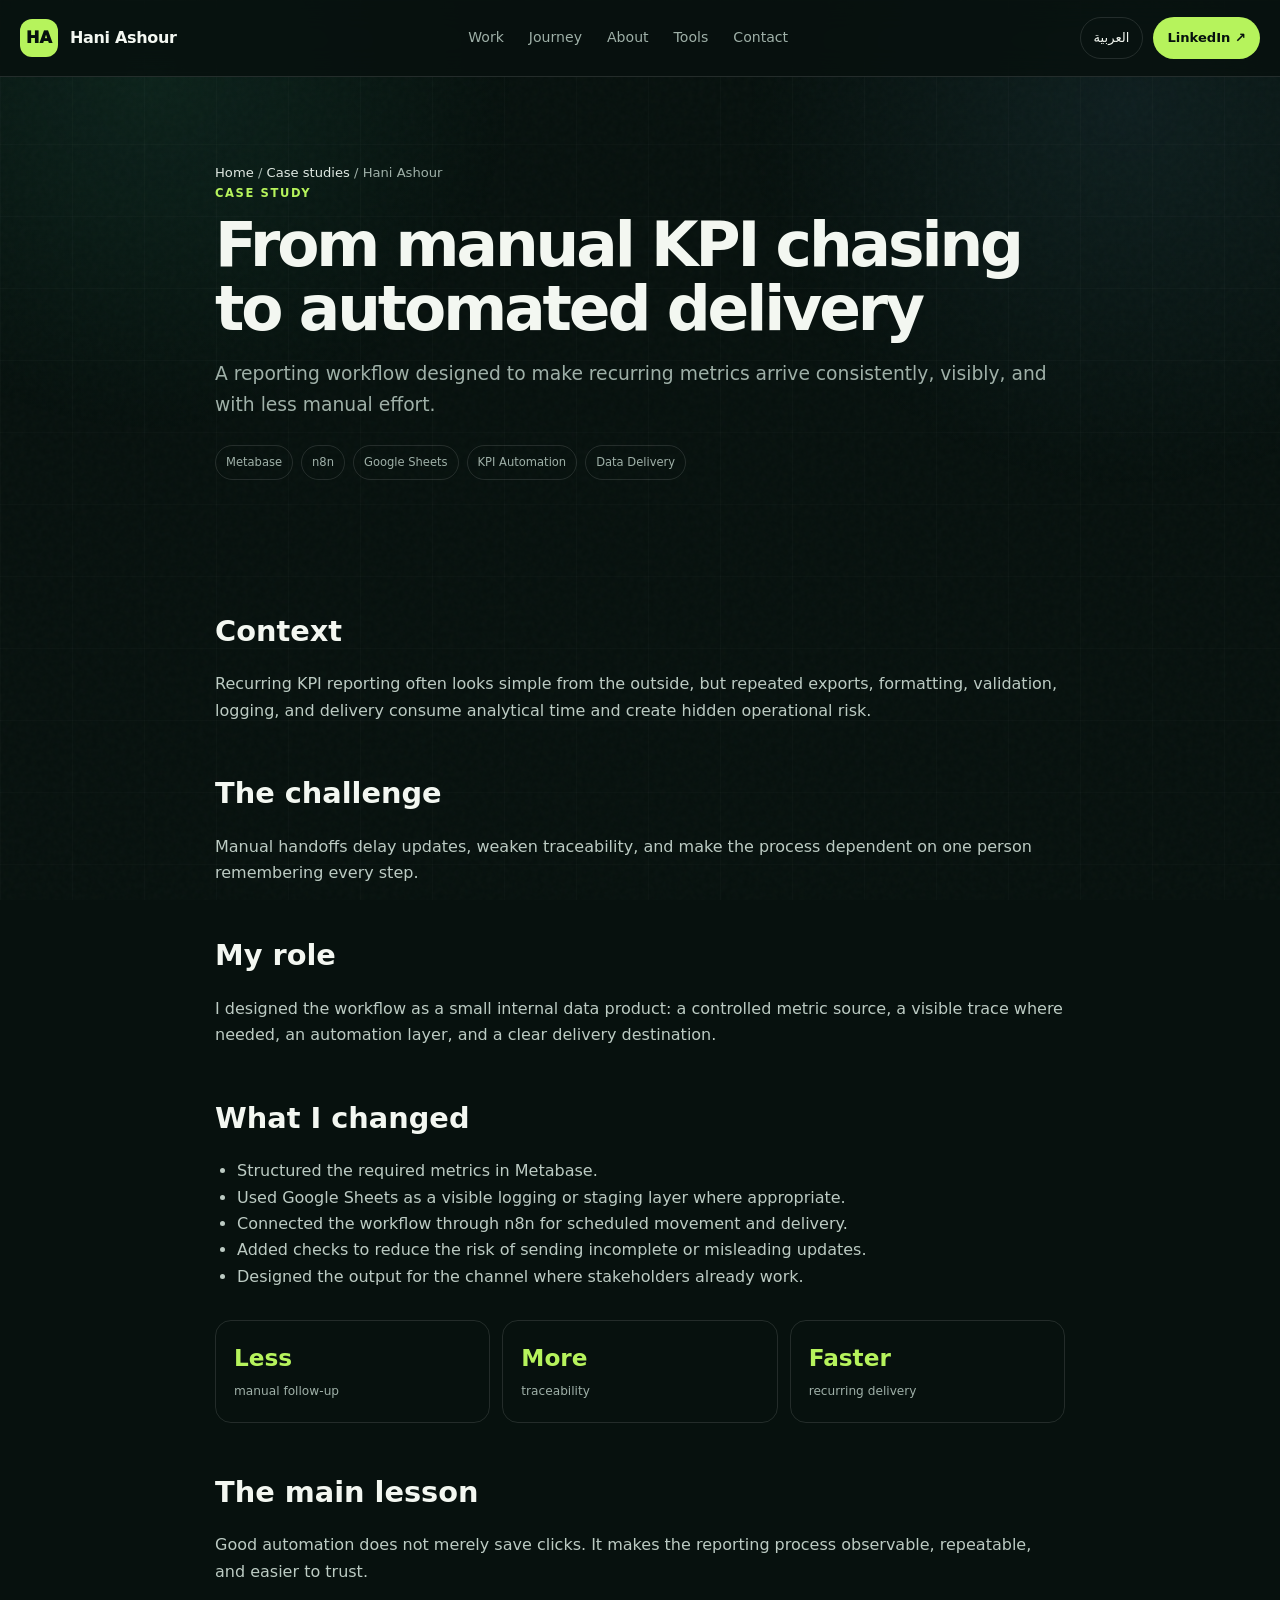
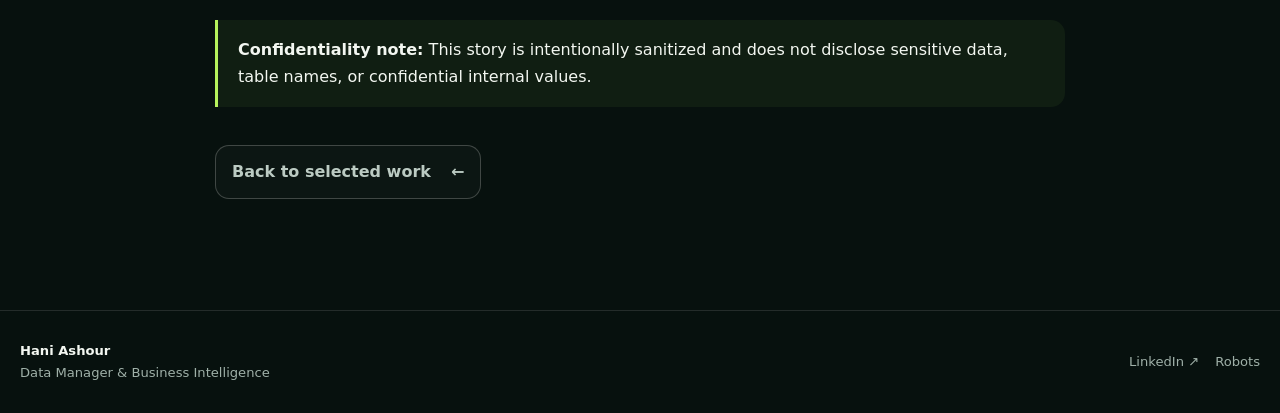
<file: case-studies/kpi-automation.html>
<!doctype html>
<html lang="en" dir="ltr">
<head>
<meta charset="utf-8">
<meta name="viewport" content="width=device-width,initial-scale=1">
<meta name="theme-color" content="#07110e">
<title>From Manual KPI Chasing to Automated Delivery | Hani Ashour</title>
<meta name="description" content="A case study on automating recurring KPI reporting with Metabase, Google Sheets, and n8n.">
<meta name="robots" content="index,follow,max-image-preview:large,max-snippet:-1,max-video-preview:-1">
<meta property="og:type" content="article">
<meta property="og:title" content="From Manual KPI Chasing to Automated Delivery | Hani Ashour">
<meta property="og:description" content="A case study on automating recurring KPI reporting with Metabase, Google Sheets, and n8n.">
<meta property="og:image" content="https://4haniash.github.io/HaniAshour/assets/og-image.svg">
<meta property="og:url" content="https://4haniash.github.io/HaniAshour/case-studies/kpi-automation.html">
<meta name="twitter:card" content="summary_large_image">
<link rel="canonical" href="https://4haniash.github.io/HaniAshour/case-studies/kpi-automation.html">
<link rel="alternate" hreflang="en" href="https://4haniash.github.io/HaniAshour/case-studies/kpi-automation.html">
<link rel="alternate" hreflang="ar" href="https://4haniash.github.io/HaniAshour/ar/case-studies/kpi-automation.html">
<link rel="alternate" hreflang="x-default" href="https://4haniash.github.io/HaniAshour/case-studies/kpi-automation.html">
<link rel="icon" href="../assets/favicon.svg" type="image/svg+xml">
<link rel="stylesheet" href="../assets/styles.css">
<script type="application/ld+json">{"@context":"https://schema.org","@type":"Article","mainEntityOfPage":"https://4haniash.github.io/HaniAshour/case-studies/kpi-automation.html","headline":"From manual KPI chasing to automated delivery","description":"A case study on automating recurring KPI reporting with Metabase, Google Sheets, and n8n.","dateModified":"2026-07-13","inLanguage":"en","author":{"@type":"Person","name":"Hani Ashour","sameAs":"https://www.linkedin.com/in/hani-ashour/"},"about":["Business Intelligence","Data Management","Product Analytics","Data Quality","KPI Automation"]}</script></head><body><div class="noise" aria-hidden="true"></div><div class="cursor-glow" aria-hidden="true"></div><a class="skip" href="#main">Skip to content</a>
<header class="site-header"><div class="container nav"><a class="brand" href="../index.html"><span class="brand-mark">HA</span><span class="brand-name">Hani Ashour</span></a><nav class="desktop-nav"><a href="../index.html#work">Work</a><a href="../index.html#journey">Journey</a><a href="../index.html#about-hani">About</a><a href="../index.html#tools">Tools</a><a href="../index.html#contact">Contact</a></nav><div class="nav-actions"><a class="pill-link" href="../ar/index.html">العربية</a><a class="pill-link primary" href="https://www.linkedin.com/in/hani-ashour/" target="_blank" rel="noopener">LinkedIn ↗</a><button class="menu-btn" aria-expanded="false">Menu</button></div><nav class="mobile-nav"><a href="../index.html#work">Work</a><a href="../index.html#journey">Journey</a><a href="../index.html#about-hani">About</a><a href="../index.html#tools">Tools</a><a href="../index.html#contact">Contact</a><a href="../ar/index.html">العربية</a></nav></div></header><main id="main"><section class="article-hero"><div class="container article-wrap reveal"><div class="breadcrumbs"><a href="../index.html">Home</a> / <a href="../index.html#work">Case studies</a> / Hani Ashour</div><div class="section-label">Case study</div><h1>From manual KPI chasing to automated delivery</h1><p class="article-deck">A reporting workflow designed to make recurring metrics arrive consistently, visibly, and with less manual effort.</p><div class="article-meta"><span>Metabase</span><span>n8n</span><span>Google Sheets</span><span>KPI Automation</span><span>Data Delivery</span></div></div></section><section class="article-content"><div class="container article-wrap"><h2>Context</h2><p>Recurring KPI reporting often looks simple from the outside, but repeated exports, formatting, validation, logging, and delivery consume analytical time and create hidden operational risk.</p><h2>The challenge</h2><p>Manual handoffs delay updates, weaken traceability, and make the process dependent on one person remembering every step.</p><h2>My role</h2><p>I designed the workflow as a small internal data product: a controlled metric source, a visible trace where needed, an automation layer, and a clear delivery destination.</p><h2>What I changed</h2><ul><li>Structured the required metrics in Metabase.</li><li>Used Google Sheets as a visible logging or staging layer where appropriate.</li><li>Connected the workflow through n8n for scheduled movement and delivery.</li><li>Added checks to reduce the risk of sending incomplete or misleading updates.</li><li>Designed the output for the channel where stakeholders already work.</li></ul><div class="case-result"><div><strong>Less</strong><span>manual follow-up</span></div><div><strong>More</strong><span>traceability</span></div><div><strong>Faster</strong><span>recurring delivery</span></div></div><h2>The main lesson</h2><p>Good automation does not merely save clicks. It makes the reporting process observable, repeatable, and easier to trust.</p><div class="callout"><strong>Confidentiality note:</strong> This story is intentionally sanitized and does not disclose sensitive data, table names, or confidential internal values.</div><p style="margin-top:38px"><a class="btn" href="../index.html#work">Back to selected work <b>←</b></a></p></div></section></main><footer><div class="container footer"><div><strong>Hani Ashour</strong><span>Data Manager & Business Intelligence</span></div><div class="footer-links"><a href="https://www.linkedin.com/in/hani-ashour/" target="_blank" rel="noopener">LinkedIn ↗</a><a href="../robots.txt">Robots</a></div></div></footer><script src="../assets/app.js"></script></body></html>
</file>
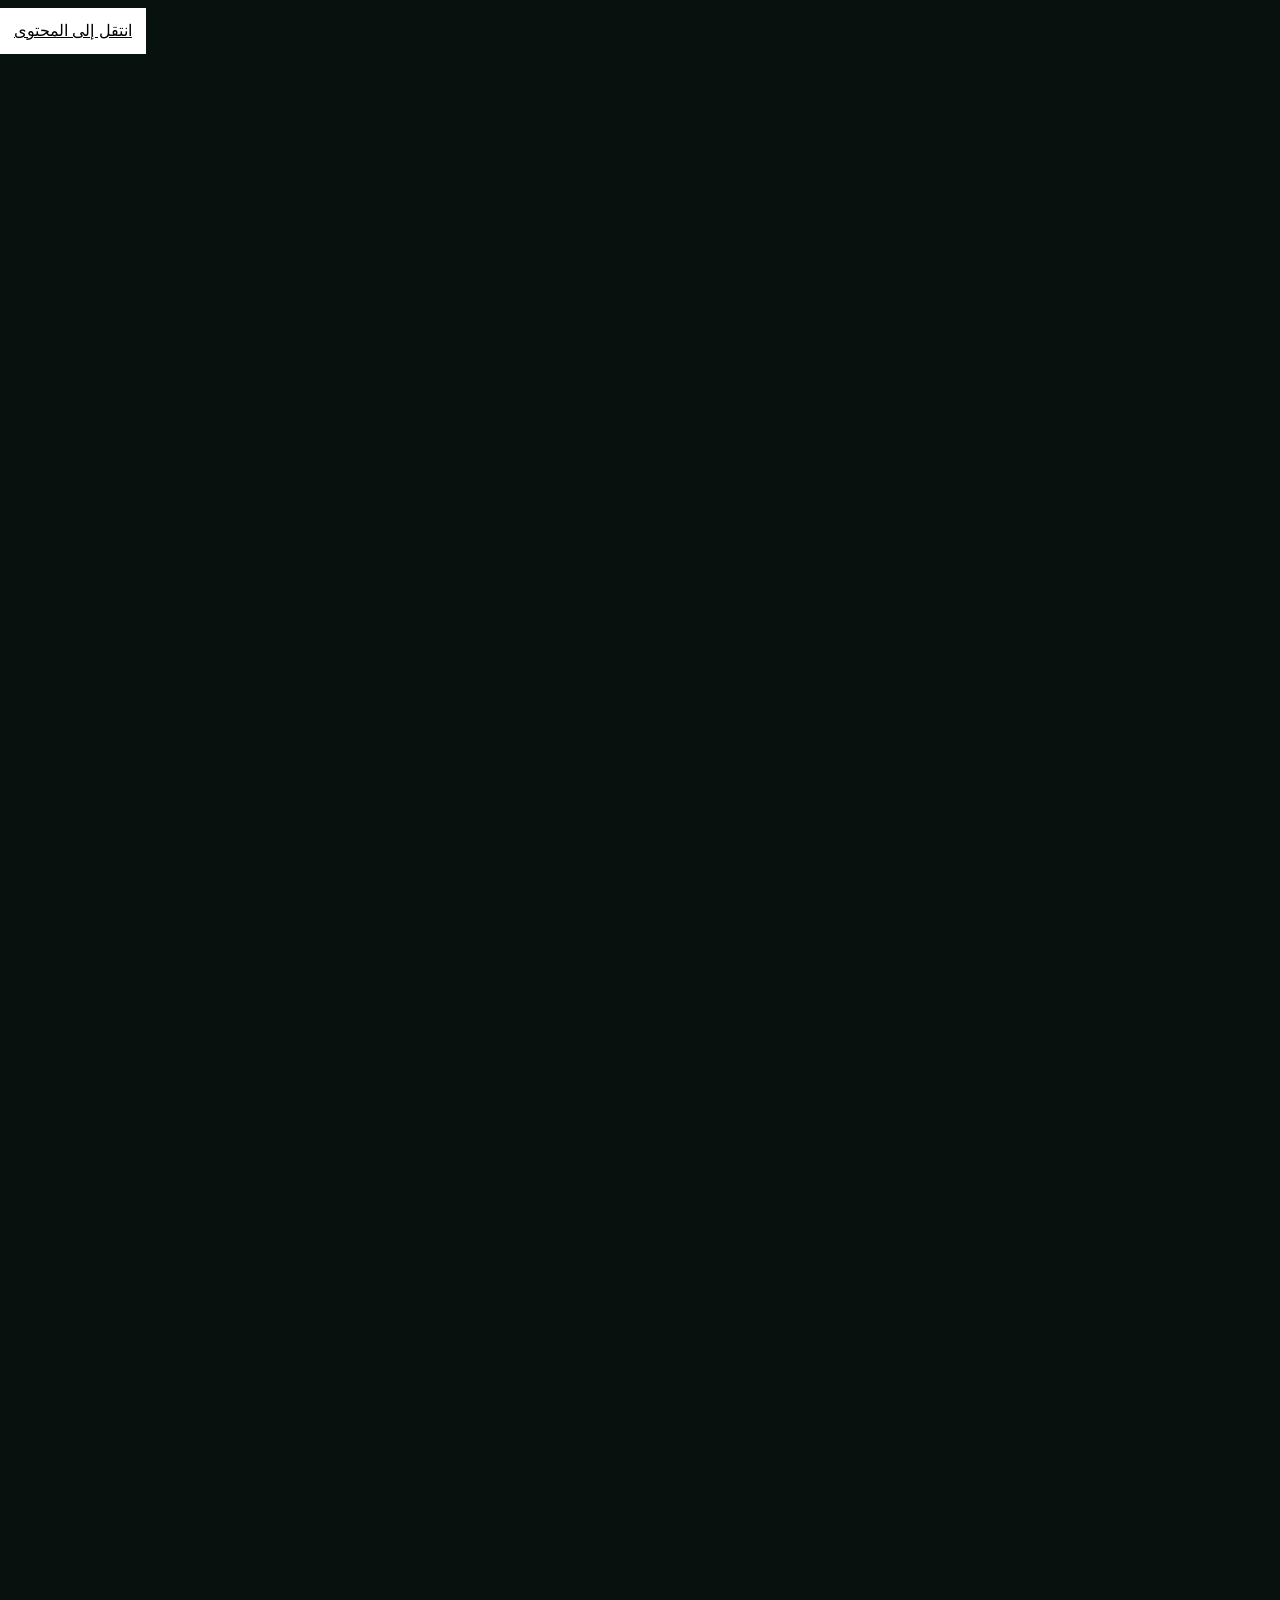
<file: ar/case-studies/darent-data-management.html>
<!doctype html>
<html lang="ar" dir="rtl">
<head>
<meta charset="utf-8">
<meta name="viewport" content="width=device-width,initial-scale=1">
<meta name="theme-color" content="#07110e">
<title>بناء وظيفة موثوقة لإدارة البيانات وذكاء الأعمال في Darent | هاني عاشور</title>
<meta name="description" content="دراسة حالة حول إدارة البيانات وحوكمة المؤشرات وجودة البيانات والداشبوردات وذكاء الأعمال في منصة حجوزات.">
<meta name="robots" content="index,follow,max-image-preview:large,max-snippet:-1,max-video-preview:-1">
<meta property="og:type" content="article">
<meta property="og:title" content="بناء وظيفة موثوقة لإدارة البيانات وذكاء الأعمال في Darent | هاني عاشور">
<meta property="og:description" content="دراسة حالة حول إدارة البيانات وحوكمة المؤشرات وجودة البيانات والداشبوردات وذكاء الأعمال في منصة حجوزات.">
<meta property="og:image" content="https://4haniash.github.io/HaniAshour/assets/og-image.svg">
<meta property="og:url" content="https://4haniash.github.io/HaniAshour/ar/case-studies/darent-data-management.html">
<meta name="twitter:card" content="summary_large_image">
<link rel="canonical" href="https://4haniash.github.io/HaniAshour/ar/case-studies/darent-data-management.html">
<link rel="alternate" hreflang="ar" href="https://4haniash.github.io/HaniAshour/ar/case-studies/darent-data-management.html">
<link rel="alternate" hreflang="en" href="https://4haniash.github.io/HaniAshour/case-studies/darent-data-management.html">
<link rel="alternate" hreflang="x-default" href="https://4haniash.github.io/HaniAshour/case-studies/darent-data-management.html">
<link rel="icon" href="../../assets/favicon.svg" type="image/svg+xml">
<link rel="stylesheet" href="../../assets/styles.css">
<script type="application/ld+json">{"@context":"https://schema.org","@type":"Article","mainEntityOfPage":"https://4haniash.github.io/HaniAshour/ar/case-studies/darent-data-management.html","headline":"بناء وظيفة موثوقة لإدارة البيانات وذكاء الأعمال لمنصة حجوزات","description":"دراسة حالة حول إدارة البيانات وحوكمة المؤشرات وجودة البيانات والداشبوردات وذكاء الأعمال في منصة حجوزات.","dateModified":"2026-07-13","inLanguage":"ar","author":{"@type":"Person","name":"Hani Ashour","sameAs":"https://www.linkedin.com/in/hani-ashour/"},"about":["Business Intelligence","Data Management","Product Analytics","Data Quality","KPI Automation"]}</script></head><body><div class="noise" aria-hidden="true"></div><div class="cursor-glow" aria-hidden="true"></div><a class="skip" href="#main">انتقل إلى المحتوى</a>
<header class="site-header"><div class="container nav"><a class="brand" href="../../index.html"><span class="brand-mark">HA</span><span class="brand-name">هاني عاشور</span></a><nav class="desktop-nav"><a href="../../index.html#work">الأعمال</a><a href="../../index.html#journey">المسيرة</a><a href="../../index.html#about-hani">عني</a><a href="../../index.html#tools">الأدوات</a><a href="../../index.html#contact">تواصل</a></nav><div class="nav-actions"><a class="pill-link" href="../index.html">English</a><a class="pill-link primary" href="https://www.linkedin.com/in/hani-ashour/" target="_blank" rel="noopener">LinkedIn ↗</a><button class="menu-btn" aria-expanded="false">القائمة</button></div><nav class="mobile-nav"><a href="../../index.html#work">الأعمال</a><a href="../../index.html#journey">المسيرة</a><a href="../../index.html#about-hani">عني</a><a href="../../index.html#tools">الأدوات</a><a href="../../index.html#contact">تواصل</a><a href="../index.html">English</a></nav></div></header><main id="main"><section class="article-hero"><div class="container article-wrap reveal"><div class="breadcrumbs"><a href="../../ar/index.html">الرئيسية</a> / <a href="../../ar/index.html#work">دراسات الحالة</a> / هاني عاشور</div><div class="section-label">دراسة حالة</div><h1>بناء وظيفة موثوقة لإدارة البيانات وذكاء الأعمال لمنصة حجوزات</h1><p class="article-deck">الهدف ليس عرض الأرقام فقط، بل ضمان أن المؤسسة تستطيع الوثوق بما تعنيه هذه الأرقام.</p><div class="article-meta"><span>إدارة البيانات</span><span>ذكاء الأعمال</span><span>حوكمة المؤشرات</span><span>SQL</span><span>جودة البيانات</span></div></div></section><section class="article-content"><div class="container article-wrap"><h2>السياق</h2><p>يربط نشاط الحجوزات بين سلوك العملاء والحجوزات والليالي والإيرادات والخصومات والتسويق والعرض والعمليات. وغالبًا تكون هذه البيانات موزعة بين أنظمة ودورات تقارير متعددة.</p><h2>التحدي</h2><p>قد يكون المؤشر محسوبًا تقنيًا لكنه مضلل عندما لا تكون التعريفات أو المصادر أو الفترات أو المسؤولية موحدة. كما قد تسبب اختلافات التصنيف والمعرفات إسنادًا خاطئًا أو تكرارًا إذا لم يتم التحقيق فيها.</p><h2>دوري</h2><p>بصفتي مدير بيانات وذكاء أعمال، أدعم المنتج والعمليات والمالية والتسويق والإدارة عبر حوكمة المؤشرات والتحقيق في جودة البيانات والداشبوردات ومنهجيات التقارير والأتمتة.</p><h2>ما الذي فعلته؟</h2><ul><li>إدارة التقارير المتكررة والمنطق الذي تعتمد عليه المؤشرات الرئيسية.</li><li>استخدام SQL للتحقيق في التصنيفات والمعرفات غير المطابقة والتكرار واختلافات التقارير.</li><li>توحيد تعريفات المؤشرات وطرق الحساب عبر الفرق والمصادر.</li><li>بناء داشبوردات للحجوزات والإيرادات والعملاء والليالي والتسويق وصحة المنتج اليومية.</li><li>أتمتة التقارير المتكررة وتقليل المتابعة اليدوية.</li></ul><div class="case-result"><div><strong>1</strong><span>لغة موحدة للمؤشرات</span></div><div><strong>SQL</strong><span>تحليل السبب الجذري</span></div><div><strong>BI</strong><span>دعم القرار</span></div></div><h2>الدرس الأهم</h2><p>تصبح الداشبورد ذات قيمة بعد أن تتفق المؤسسة على معنى المؤشر ومصدره ومن يتحمل مسؤولية الاستجابة عندما يتغير.</p><div class="callout"><strong>ملاحظة الخصوصية:</strong> تم تنقيح هذه القصة ولا تتضمن بيانات حساسة أو أسماء جداول أو قيمًا داخلية سرية.</div><p style="margin-top:38px"><a class="btn" href="../../ar/index.html#work">العودة إلى الأعمال <b>←</b></a></p></div></section></main><footer><div class="container footer"><div><strong>هاني عاشور</strong><span>مدير بيانات وذكاء أعمال</span></div><div class="footer-links"><a href="https://www.linkedin.com/in/hani-ashour/" target="_blank" rel="noopener">LinkedIn ↗</a><a href="../../robots.txt">Robots</a></div></div></footer><script src="../../assets/app.js"></script></body></html>
</file>
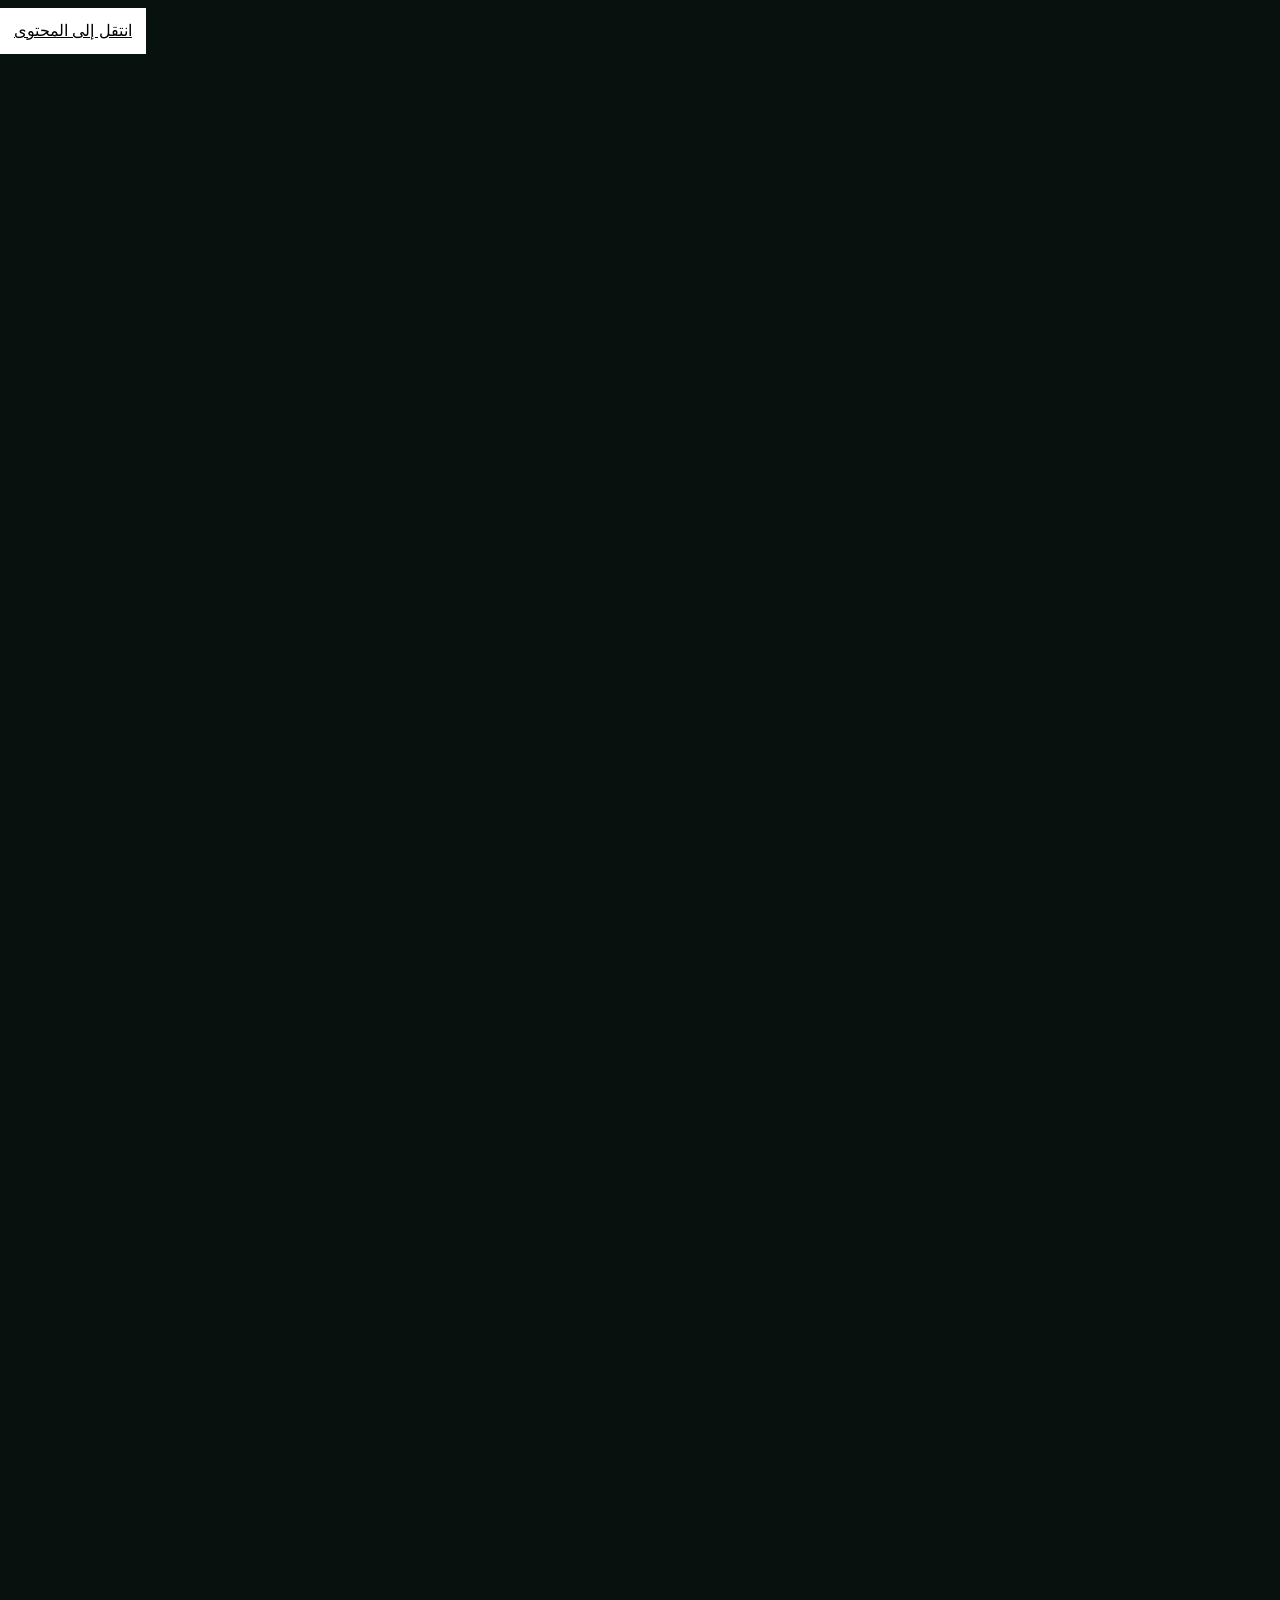
<file: ar/case-studies/famcare-analytics.html>
<!doctype html>
<html lang="ar" dir="rtl">
<head>
<meta charset="utf-8">
<meta name="viewport" content="width=device-width,initial-scale=1">
<meta name="theme-color" content="#07110e">
<title>بناء التحليلات عبر المنتج والعمليات والتسويق في Famcare | هاني عاشور</title>
<meta name="description" content="دراسة حالة لهاني عاشور حول بناء التحليلات عبر المنتج والعمليات والجودة والتسويق وخدمة العملاء في Famcare.">
<meta name="robots" content="index,follow,max-image-preview:large,max-snippet:-1,max-video-preview:-1">
<meta property="og:type" content="article">
<meta property="og:title" content="بناء التحليلات عبر المنتج والعمليات والتسويق في Famcare | هاني عاشور">
<meta property="og:description" content="دراسة حالة لهاني عاشور حول بناء التحليلات عبر المنتج والعمليات والجودة والتسويق وخدمة العملاء في Famcare.">
<meta property="og:image" content="https://4haniash.github.io/HaniAshour/assets/og-image.svg">
<meta property="og:url" content="https://4haniash.github.io/HaniAshour/ar/case-studies/famcare-analytics.html">
<meta name="twitter:card" content="summary_large_image">
<link rel="canonical" href="https://4haniash.github.io/HaniAshour/ar/case-studies/famcare-analytics.html">
<link rel="alternate" hreflang="ar" href="https://4haniash.github.io/HaniAshour/ar/case-studies/famcare-analytics.html">
<link rel="alternate" hreflang="en" href="https://4haniash.github.io/HaniAshour/case-studies/famcare-analytics.html">
<link rel="alternate" hreflang="x-default" href="https://4haniash.github.io/HaniAshour/case-studies/famcare-analytics.html">
<link rel="icon" href="../../assets/favicon.svg" type="image/svg+xml">
<link rel="stylesheet" href="../../assets/styles.css">
<script type="application/ld+json">{"@context":"https://schema.org","@type":"Article","mainEntityOfPage":"https://4haniash.github.io/HaniAshour/ar/case-studies/famcare-analytics.html","headline":"بناء وظيفة التحليلات داخل منصة استشارات متنامية","description":"دراسة حالة لهاني عاشور حول بناء التحليلات عبر المنتج والعمليات والجودة والتسويق وخدمة العملاء في Famcare.","dateModified":"2026-07-13","inLanguage":"ar","author":{"@type":"Person","name":"Hani Ashour","sameAs":"https://www.linkedin.com/in/hani-ashour/"},"about":["Business Intelligence","Data Management","Product Analytics","Data Quality","KPI Automation"]}</script></head><body><div class="noise" aria-hidden="true"></div><div class="cursor-glow" aria-hidden="true"></div><a class="skip" href="#main">انتقل إلى المحتوى</a>
<header class="site-header"><div class="container nav"><a class="brand" href="../../index.html"><span class="brand-mark">HA</span><span class="brand-name">هاني عاشور</span></a><nav class="desktop-nav"><a href="../../index.html#work">الأعمال</a><a href="../../index.html#journey">المسيرة</a><a href="../../index.html#about-hani">عني</a><a href="../../index.html#tools">الأدوات</a><a href="../../index.html#contact">تواصل</a></nav><div class="nav-actions"><a class="pill-link" href="../index.html">English</a><a class="pill-link primary" href="https://www.linkedin.com/in/hani-ashour/" target="_blank" rel="noopener">LinkedIn ↗</a><button class="menu-btn" aria-expanded="false">القائمة</button></div><nav class="mobile-nav"><a href="../../index.html#work">الأعمال</a><a href="../../index.html#journey">المسيرة</a><a href="../../index.html#about-hani">عني</a><a href="../../index.html#tools">الأدوات</a><a href="../../index.html#contact">تواصل</a><a href="../index.html">English</a></nav></div></header><main id="main"><section class="article-hero"><div class="container article-wrap reveal"><div class="breadcrumbs"><a href="../../ar/index.html">الرئيسية</a> / <a href="../../ar/index.html#work">دراسات الحالة</a> / هاني عاشور</div><div class="section-label">دراسة حالة</div><h1>بناء وظيفة التحليلات داخل منصة استشارات متنامية</h1><p class="article-deck">في Famcare كنت محلل البيانات الوحيد الذي يدعم المنتج والعمليات والتقنية والجودة والتسويق وخدمة العملاء.</p><div class="article-meta"><span>تحليلات المنتج</span><span>تحليلات العمليات</span><span>تحليلات التسويق</span><span>Metabase</span><span>SQL</span></div></div></section><section class="article-content"><div class="container article-wrap"><h2>السياق</h2><p>كانت Famcare منصة رقمية للاستشارات النفسية والاجتماعية والأسرية. احتاجت الفرق إلى إجابات موثوقة حول سلوك المنتج والعمليات وجودة المستشارين وأداء الحملات والاحتفاظ وتبني الميزات.</p><h2>التحدي</h2><p>لم يكن التحدي إنتاج التقارير فقط؛ كانت البيانات موزعة بين أحداث المنتج والعمليات ومنصات التسويق والأنظمة الداخلية، ولكل فريق أسئلة مختلفة، ويمكن تفسير الرقم دون سياقه بطريقة تضعف القرار.</p><h2>دوري</h2><p>بصفتي محلل البيانات الوحيد، عملت عبر دورة التحليل كاملة: التحقق من وجود المشكلة، والمساعدة في تعريف النجاح، وتجهيز متطلبات القياس، ومتابعة الإطلاق، وفحص ما إذا كان التغيير حقق أثره.</p><h2>ما الذي فعلته؟</h2><ul><li>بناء داشبوردات حية في Metabase للمنتج والعمليات والجودة والتسويق والإدارة.</li><li>إنشاء عمليات تحقق واكتشاف أخطاء دعمت الوصول إلى دقة بيانات 95%.</li><li>استخدام بيانات WebEngage وAppsFlyer وGoogle Analytics وGoogle Ads لدعم تحليل الحملات والتحويل.</li><li>العمل مع فرق المنتج من التحقق من المشكلة حتى قياس الميزة والمتابعة بعد الإطلاق.</li><li>تحديد شرائح العملاء الأعلى قيمة لدعم الاحتفاظ وفرص البيع الإضافي.</li></ul><div class="case-result"><div><strong>95%</strong><span>دقة البيانات</span></div><div><strong>+15%</strong><span>فعالية الداشبورد</span></div><div><strong>+5%</strong><span>دعم التحويل</span></div><div><strong>80%</strong><span>نجاح أهداف المنتج</span></div></div><h2>الدرس الأهم</h2><p>أهم درس هو أن المحلل يصنع قيمة أكبر عندما يكون داخل عملية القرار، لا عندما ينتظر في النهاية طلب داشبورد.</p><div class="callout"><strong>ملاحظة الخصوصية:</strong> تم تنقيح هذه القصة ولا تتضمن بيانات حساسة أو أسماء جداول أو قيمًا داخلية سرية.</div><p style="margin-top:38px"><a class="btn" href="../../ar/index.html#work">العودة إلى الأعمال <b>←</b></a></p></div></section></main><footer><div class="container footer"><div><strong>هاني عاشور</strong><span>مدير بيانات وذكاء أعمال</span></div><div class="footer-links"><a href="https://www.linkedin.com/in/hani-ashour/" target="_blank" rel="noopener">LinkedIn ↗</a><a href="../../robots.txt">Robots</a></div></div></footer><script src="../../assets/app.js"></script></body></html>
</file>
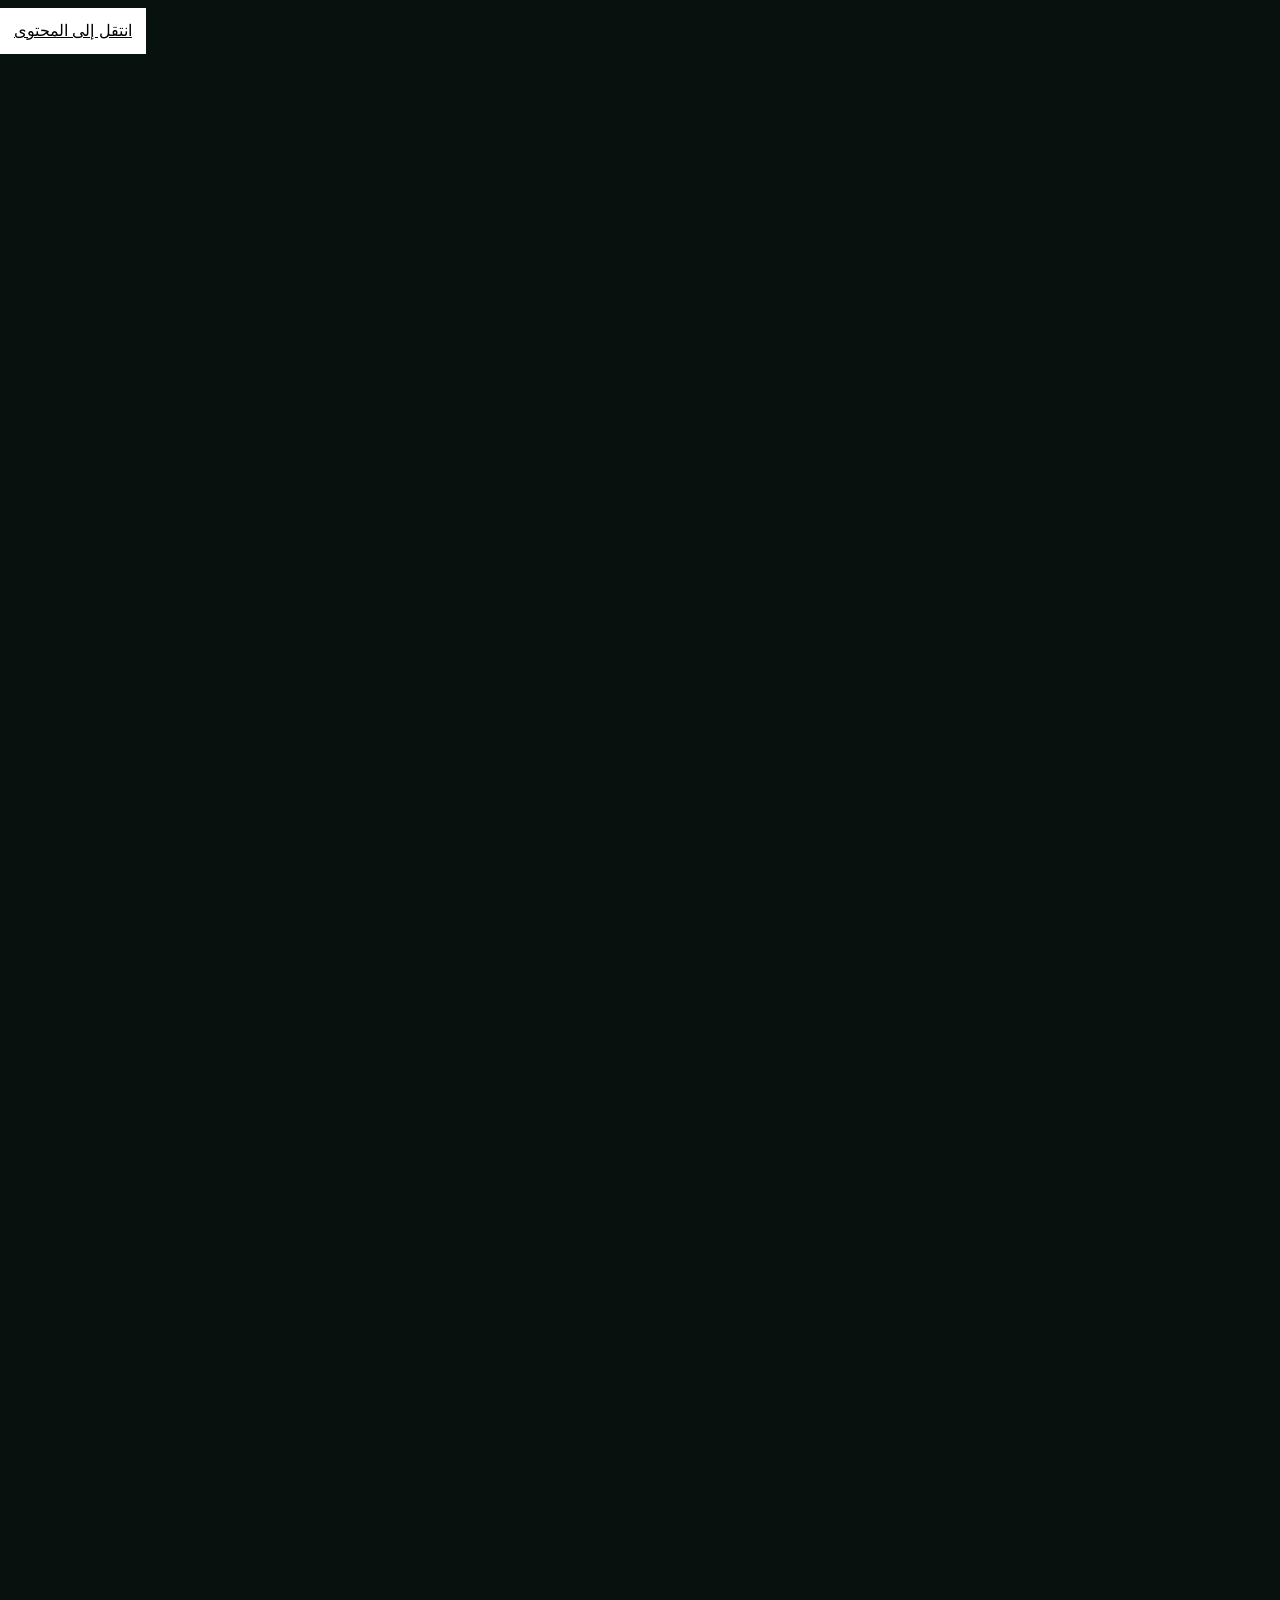
<file: ar/case-studies/kpi-automation.html>
<!doctype html>
<html lang="ar" dir="rtl">
<head>
<meta charset="utf-8">
<meta name="viewport" content="width=device-width,initial-scale=1">
<meta name="theme-color" content="#07110e">
<title>من مطاردة مؤشرات الأداء يدويًا إلى التسليم المؤتمت | هاني عاشور</title>
<meta name="description" content="دراسة حالة حول أتمتة تقارير مؤشرات الأداء المتكررة باستخدام Metabase وGoogle Sheets وn8n.">
<meta name="robots" content="index,follow,max-image-preview:large,max-snippet:-1,max-video-preview:-1">
<meta property="og:type" content="article">
<meta property="og:title" content="من مطاردة مؤشرات الأداء يدويًا إلى التسليم المؤتمت | هاني عاشور">
<meta property="og:description" content="دراسة حالة حول أتمتة تقارير مؤشرات الأداء المتكررة باستخدام Metabase وGoogle Sheets وn8n.">
<meta property="og:image" content="https://4haniash.github.io/HaniAshour/assets/og-image.svg">
<meta property="og:url" content="https://4haniash.github.io/HaniAshour/ar/case-studies/kpi-automation.html">
<meta name="twitter:card" content="summary_large_image">
<link rel="canonical" href="https://4haniash.github.io/HaniAshour/ar/case-studies/kpi-automation.html">
<link rel="alternate" hreflang="ar" href="https://4haniash.github.io/HaniAshour/ar/case-studies/kpi-automation.html">
<link rel="alternate" hreflang="en" href="https://4haniash.github.io/HaniAshour/case-studies/kpi-automation.html">
<link rel="alternate" hreflang="x-default" href="https://4haniash.github.io/HaniAshour/case-studies/kpi-automation.html">
<link rel="icon" href="../../assets/favicon.svg" type="image/svg+xml">
<link rel="stylesheet" href="../../assets/styles.css">
<script type="application/ld+json">{"@context":"https://schema.org","@type":"Article","mainEntityOfPage":"https://4haniash.github.io/HaniAshour/ar/case-studies/kpi-automation.html","headline":"من مطاردة مؤشرات الأداء يدويًا إلى التسليم المؤتمت","description":"دراسة حالة حول أتمتة تقارير مؤشرات الأداء المتكررة باستخدام Metabase وGoogle Sheets وn8n.","dateModified":"2026-07-13","inLanguage":"ar","author":{"@type":"Person","name":"Hani Ashour","sameAs":"https://www.linkedin.com/in/hani-ashour/"},"about":["Business Intelligence","Data Management","Product Analytics","Data Quality","KPI Automation"]}</script></head><body><div class="noise" aria-hidden="true"></div><div class="cursor-glow" aria-hidden="true"></div><a class="skip" href="#main">انتقل إلى المحتوى</a>
<header class="site-header"><div class="container nav"><a class="brand" href="../../index.html"><span class="brand-mark">HA</span><span class="brand-name">هاني عاشور</span></a><nav class="desktop-nav"><a href="../../index.html#work">الأعمال</a><a href="../../index.html#journey">المسيرة</a><a href="../../index.html#about-hani">عني</a><a href="../../index.html#tools">الأدوات</a><a href="../../index.html#contact">تواصل</a></nav><div class="nav-actions"><a class="pill-link" href="../index.html">English</a><a class="pill-link primary" href="https://www.linkedin.com/in/hani-ashour/" target="_blank" rel="noopener">LinkedIn ↗</a><button class="menu-btn" aria-expanded="false">القائمة</button></div><nav class="mobile-nav"><a href="../../index.html#work">الأعمال</a><a href="../../index.html#journey">المسيرة</a><a href="../../index.html#about-hani">عني</a><a href="../../index.html#tools">الأدوات</a><a href="../../index.html#contact">تواصل</a><a href="../index.html">English</a></nav></div></header><main id="main"><section class="article-hero"><div class="container article-wrap reveal"><div class="breadcrumbs"><a href="../../ar/index.html">الرئيسية</a> / <a href="../../ar/index.html#work">دراسات الحالة</a> / هاني عاشور</div><div class="section-label">دراسة حالة</div><h1>من مطاردة مؤشرات الأداء يدويًا إلى التسليم المؤتمت</h1><p class="article-deck">تدفق تقارير صُمم لجعل المؤشرات المتكررة تصل باتساق ووضوح وبجهد يدوي أقل.</p><div class="article-meta"><span>Metabase</span><span>n8n</span><span>Google Sheets</span><span>أتمتة المؤشرات</span><span>تسليم البيانات</span></div></div></section><section class="article-content"><div class="container article-wrap"><h2>السياق</h2><p>تبدو تقارير المؤشرات المتكررة بسيطة من الخارج، لكن التصدير والتنسيق والتحقق والتسجيل والتسليم تستهلك وقت التحليل وتخلق مخاطر تشغيلية مخفية.</p><h2>التحدي</h2><p>تؤخر عمليات التسليم اليدوية التحديثات وتضعف إمكانية التتبع وتجعل العملية معتمدة على تذكر شخص واحد لكل خطوة.</p><h2>دوري</h2><p>صممت التدفق كمنتج بيانات داخلي صغير: مصدر مؤشرات مضبوط، ومسار مرئي عند الحاجة، وطبقة أتمتة، ووجهة تسليم واضحة.</p><h2>ما الذي فعلته؟</h2><ul><li>تنظيم المؤشرات المطلوبة في Metabase.</li><li>استخدام Google Sheets كطبقة تسجيل أو تجهيز مرئية عند الحاجة.</li><li>ربط التدفق عبر n8n للحركة والتسليم المجدول.</li><li>إضافة فحوص تقلل خطر إرسال تحديثات ناقصة أو مضللة.</li><li>تصميم المخرج للقناة التي يستخدمها أصحاب المصلحة بالفعل.</li></ul><div class="case-result"><div><strong>أقل</strong><span>متابعة يدوية</span></div><div><strong>أوضح</strong><span>إمكانية التتبع</span></div><div><strong>أسرع</strong><span>التسليم المتكرر</span></div></div><h2>الدرس الأهم</h2><p>الأتمتة الجيدة لا توفر النقرات فقط، بل تجعل عملية التقارير قابلة للملاحظة والتكرار وأكثر سهولة في الثقة.</p><div class="callout"><strong>ملاحظة الخصوصية:</strong> تم تنقيح هذه القصة ولا تتضمن بيانات حساسة أو أسماء جداول أو قيمًا داخلية سرية.</div><p style="margin-top:38px"><a class="btn" href="../../ar/index.html#work">العودة إلى الأعمال <b>←</b></a></p></div></section></main><footer><div class="container footer"><div><strong>هاني عاشور</strong><span>مدير بيانات وذكاء أعمال</span></div><div class="footer-links"><a href="https://www.linkedin.com/in/hani-ashour/" target="_blank" rel="noopener">LinkedIn ↗</a><a href="../../robots.txt">Robots</a></div></div></footer><script src="../../assets/app.js"></script></body></html>
</file>
<file: assets/styles.css>
:root{
  --bg:#07110e;--surface:#0d1d18;--surface-2:#11261f;--text:#f3f7f1;
  --muted:#9fb0a8;--lime:#b6f35c;--mint:#43d6a5;--blue:#74d5ff;
  --line:rgba(243,247,241,.12);--line-strong:rgba(243,247,241,.22);
  --shadow:0 26px 70px rgba(0,0,0,.28);--radius:24px;--max:1320px;
}
*{box-sizing:border-box}html{scroll-behavior:smooth}body{margin:0;min-width:320px;background:var(--bg);color:var(--text);font-family:Inter,ui-sans-serif,system-ui,-apple-system,BlinkMacSystemFont,"Segoe UI",Arial,sans-serif;line-height:1.65;overflow-x:hidden}
html[dir="rtl"] body{font-family:Tahoma,Arial,sans-serif}.container{width:min(var(--max),calc(100% - 40px));margin-inline:auto}a{color:inherit}.skip{position:absolute;left:-9999px;top:8px;background:#fff;color:#000;padding:10px 14px;z-index:999}.skip:focus{left:8px}.noise{position:fixed;inset:0;pointer-events:none;z-index:-4;opacity:.028;background-image:url("data:image/svg+xml,%3Csvg viewBox='0 0 180 180' xmlns='http://www.w3.org/2000/svg'%3E%3Cfilter id='n'%3E%3CfeTurbulence type='fractalNoise' baseFrequency='.9' numOctaves='3' stitchTiles='stitch'/%3E%3C/filter%3E%3Crect width='100%25' height='100%25' filter='url(%23n)'/%3E%3C/svg%3E")}
.cursor-glow{position:fixed;left:0;top:0;width:380px;height:380px;border-radius:50%;pointer-events:none;z-index:-3;opacity:0;background:radial-gradient(circle,rgba(182,243,92,.07),rgba(67,214,165,.025) 45%,transparent 72%);transition:opacity .25s ease}body.mouse-active .cursor-glow{opacity:1}
body::before{content:"";position:fixed;inset:0;z-index:-5;background:radial-gradient(circle at 12% 8%,rgba(67,214,165,.09),transparent 26%),radial-gradient(circle at 88% 12%,rgba(116,213,255,.07),transparent 28%),linear-gradient(rgba(255,255,255,.018) 1px,transparent 1px),linear-gradient(90deg,rgba(255,255,255,.018) 1px,transparent 1px);background-size:auto,auto,72px 72px,72px 72px}
.site-header{position:sticky;top:0;z-index:100;background:rgba(7,17,14,.86);backdrop-filter:blur(15px);border-bottom:1px solid var(--line)}.mobile-nav{display:none}.nav{min-height:76px;display:flex;align-items:center;justify-content:space-between;gap:22px}.brand{display:flex;align-items:center;gap:12px;text-decoration:none}.brand-mark{width:38px;height:38px;border-radius:12px;display:grid;place-items:center;background:var(--lime);color:#07110e;font-weight:950}.brand-name{font-weight:900;letter-spacing:-.02em}.desktop-nav{display:flex;gap:25px}.desktop-nav a{text-decoration:none;color:var(--muted);font-size:.88rem}.desktop-nav a:hover{color:var(--text)}.nav-actions{display:flex;gap:10px;align-items:center}.pill-link{border:1px solid var(--line);border-radius:999px;padding:9px 13px;text-decoration:none;font-size:.82rem}.pill-link.primary{background:var(--lime);border-color:transparent;color:#07110e;font-weight:850}.menu-btn{display:none;border:1px solid var(--line);background:transparent;color:var(--text);border-radius:12px;padding:8px 11px;cursor:pointer}
.hero{padding:78px 0 40px}.hero-grid{display:grid;grid-template-columns:1.22fr .78fr;gap:46px;align-items:center}.eyebrow{display:inline-flex;align-items:center;gap:9px;color:#dfffc1;font-size:.78rem;font-weight:900;letter-spacing:.12em;text-transform:uppercase}.eyebrow::before{content:"";width:8px;height:8px;border-radius:50%;background:var(--lime);box-shadow:0 0 15px var(--lime)}.hero-name{font-size:clamp(1.25rem,2vw,1.7rem);font-weight:900;margin:20px 0 8px;color:#dfe8e2}.hero h1{font-size:clamp(3rem,5vw,4.2rem);line-height:.98;letter-spacing:-.055em;margin:0;max-width:820px}.hero h1 span{display:block;color:var(--lime)}html[dir="rtl"] .hero h1{letter-spacing:-.025em;line-height:1.07}.hero-tagline{font-size:clamp(1.25rem,2.1vw,1.8rem);font-weight:750;margin:24px 0 8px;color:#e7eee9}.hero-copy{color:var(--muted);font-size:1.05rem;max-width:690px;margin:0}.actions{display:flex;flex-wrap:wrap;gap:12px;margin-top:30px}.btn{display:inline-flex;align-items:center;justify-content:space-between;gap:20px;min-width:165px;text-decoration:none;border:1px solid var(--line-strong);border-radius:14px;padding:13px 16px;font-weight:850;background:rgba(255,255,255,.025);transition:transform .22s ease,border-color .22s ease,background .22s ease}.btn:hover{transform:translateY(-2px);border-color:var(--lime)}.btn.primary{background:var(--lime);color:#07110e;border-color:transparent}
.hero-panel{min-height:420px;border:1px solid var(--line);border-radius:30px;padding:25px;background:linear-gradient(145deg,rgba(17,38,31,.94),rgba(7,17,14,.68));box-shadow:var(--shadow);position:relative;overflow:hidden}.hero-panel::before{content:"";position:absolute;inset:0;background:radial-gradient(circle at 50% 46%,rgba(182,243,92,.10),transparent 35%)}.panel-top{position:relative;z-index:2;display:flex;justify-content:space-between;align-items:center;color:var(--muted);font-size:.7rem;letter-spacing:.12em}.status{display:flex;align-items:center;gap:8px}.status i{width:7px;height:7px;border-radius:50%;background:var(--lime);box-shadow:0 0 12px var(--lime)}.decision-map{position:relative;z-index:2;height:270px;margin-top:28px}.decision-core{position:absolute;left:50%;top:48%;transform:translate(-50%,-50%);width:128px;height:128px;border-radius:50%;display:grid;place-items:center;text-align:center;background:var(--lime);color:#07110e;box-shadow:0 0 0 24px rgba(182,243,92,.045),0 0 0 48px rgba(182,243,92,.025)}.decision-core small{display:block;font-size:.55rem;letter-spacing:.13em}.decision-core strong{font-size:1.12rem}.node{position:absolute;border:1px solid var(--line-strong);border-radius:14px;padding:10px 12px;background:rgba(7,17,14,.82);font-size:.72rem;color:#dfe8e2}.node b{color:var(--lime);font-family:monospace;margin-inline-end:7px}.node.a{left:2%;top:12%}.node.b{right:0;top:10%}.node.c{left:0;bottom:8%}.node.d{right:2%;bottom:8%}.map-lines{position:absolute;inset:0;width:100%;height:100%}.map-lines path{fill:none;stroke:rgba(182,243,92,.28);stroke-width:1.2;stroke-dasharray:6 7}.panel-output{position:relative;z-index:2;border-top:1px solid var(--line);padding-top:17px;display:flex;justify-content:space-between;gap:15px;align-items:center}.panel-output span{color:var(--muted);font-size:.72rem;text-transform:uppercase;letter-spacing:.1em}.panel-output strong{color:var(--lime)}
.proof{margin-top:58px;display:grid;grid-template-columns:repeat(4,1fr);border-top:1px solid var(--line);border-bottom:1px solid var(--line)}.proof>div{padding:24px 18px;border-inline-end:1px solid var(--line)}.proof>div:last-child{border-inline-end:0}.proof strong{font-size:2rem}.proof em{font-style:normal;color:var(--lime)}.proof span{display:block;color:var(--muted);font-size:.76rem;margin-top:5px;text-transform:uppercase;letter-spacing:.07em}
section{padding:94px 0}.section-label{font-size:.72rem;letter-spacing:.14em;color:var(--lime);font-weight:900;text-transform:uppercase}.section-head{display:grid;grid-template-columns:1.15fr .85fr;gap:55px;align-items:end;margin-bottom:34px}.section-head h2,.bio h2,.article-hero h1{font-size:clamp(2.35rem,4.8vw,4.4rem);line-height:1.04;letter-spacing:-.05em;margin:10px 0 0}.section-head p{color:var(--muted);margin:0}html[dir="rtl"] .section-head h2,html[dir="rtl"] .bio h2{letter-spacing:-.02em;line-height:1.12}
.cards{display:grid;grid-template-columns:repeat(3,1fr);gap:17px}.card{border:1px solid var(--line);border-radius:var(--radius);padding:25px;background:rgba(13,29,24,.70);transition:transform .25s ease,border-color .25s ease,background .25s ease}.card:hover{transform:translateY(-5px);border-color:rgba(182,243,92,.34);background:rgba(17,38,31,.82)}.card-number{color:var(--lime);font:700 .75rem/1 monospace}.card h3{font-size:1.25rem;margin:20px 0 8px}.card p{color:var(--muted);margin:0}
.work{background:linear-gradient(to bottom,transparent,rgba(17,38,31,.24),transparent)}.projects{display:grid;gap:18px}.project{border:1px solid var(--line);border-radius:28px;padding:25px;background:rgba(13,29,24,.66);transition:transform .25s ease,border-color .25s ease}.project:hover{transform:translateY(-4px);border-color:rgba(182,243,92,.35)}.project.featured{background:linear-gradient(135deg,rgba(182,243,92,.075),rgba(13,29,24,.82))}.project-meta{display:flex;gap:15px;align-items:center;color:var(--muted);font-size:.7rem;text-transform:uppercase;letter-spacing:.09em}.project-meta .number{color:var(--lime);font-family:monospace}.project-meta .date{margin-inline-start:auto}.project-grid{display:grid;grid-template-columns:1.2fr .8fr;gap:48px;align-items:center;padding:44px 0 40px}.project-type{font-size:.67rem;letter-spacing:.14em;color:var(--lime);font-weight:900}.project h3{font-size:clamp(1.9rem,3.5vw,3.25rem);line-height:1.06;letter-spacing:-.04em;margin:12px 0 16px}.project p{color:var(--muted);margin:0}.impact-box{display:grid;grid-template-columns:1fr 1fr;border:1px solid var(--line);border-radius:20px;overflow:hidden}.impact-box>div{padding:20px;border-inline-end:1px solid var(--line);border-bottom:1px solid var(--line)}.impact-box>div:nth-child(2n){border-inline-end:0}.impact-box>div:nth-last-child(-n+2){border-bottom:0}.impact-box strong{font-size:1.75rem;color:var(--lime);display:block}.impact-box span{font-size:.72rem;color:var(--muted)}.mini-viz{height:230px;border:1px solid var(--line);border-radius:20px;padding:22px;background:rgba(7,17,14,.52);position:relative;overflow:hidden}.bars{height:100%;display:flex;align-items:end;gap:11px}.bars i{flex:1;background:linear-gradient(to top,var(--mint),var(--lime));border-radius:7px 7px 2px 2px}.bars i:nth-child(1){height:32%}.bars i:nth-child(2){height:58%}.bars i:nth-child(3){height:46%}.bars i:nth-child(4){height:79%}.bars i:nth-child(5){height:96%}.flow{height:100%;display:flex;align-items:center;justify-content:center;gap:11px}.flow span{width:52px;height:52px;border:1px solid var(--line-strong);border-radius:50%;display:grid;place-items:center;font-weight:900}.flow i{width:30px;height:1px;background:var(--lime)}.flow span:last-child{background:var(--lime);color:#07110e}.project-footer{border-top:1px solid var(--line);padding-top:18px;display:flex;justify-content:space-between;align-items:center;gap:18px}.tags{display:flex;flex-wrap:wrap;gap:8px}.tags span{border:1px solid var(--line);border-radius:999px;padding:6px 9px;color:var(--muted);font-size:.7rem}.story-link{text-decoration:none;font-weight:900;display:flex;gap:10px;align-items:center}.story-link i{width:34px;height:34px;border-radius:50%;display:grid;place-items:center;background:var(--lime);color:#07110e;font-style:normal}
.timeline{position:relative;margin-top:40px}.timeline::before{content:"";position:absolute;left:201px;top:7px;bottom:7px;width:1px;background:var(--line)}html[dir="rtl"] .timeline::before{left:auto;right:201px}.timeline-item{display:grid;grid-template-columns:160px 82px 1fr;padding:27px 0}.timeline-year{font-family:monospace;color:var(--muted);font-size:.78rem}.timeline-dot{width:12px;height:12px;border-radius:50%;border:2px solid var(--lime);background:var(--bg);justify-self:center;position:relative;z-index:2;margin-top:4px}.timeline-item.current .timeline-dot{background:var(--lime);box-shadow:0 0 16px rgba(182,243,92,.45)}.timeline-content{border-bottom:1px solid var(--line);padding-bottom:27px}.timeline-content small{color:var(--lime);font-size:.65rem;letter-spacing:.12em}.timeline-content h3{font-size:1.7rem;margin:6px 0}.timeline-content p{color:var(--muted);margin:0;max-width:760px}
.tools-grid{display:grid;grid-template-columns:repeat(5,1fr);gap:12px}.tool{border:1px solid var(--line);border-radius:16px;padding:15px;text-align:center;background:rgba(255,255,255,.018);font-weight:800;transition:border-color .2s ease,transform .2s ease}.tool:hover{transform:translateY(-3px);border-color:rgba(182,243,92,.35)}
.bio-grid{display:grid;grid-template-columns:.9fr 1.1fr;gap:70px;align-items:start}.bio-copy{font-size:1.18rem;color:#dce6df}.bio-copy p{margin-top:0}.bio-facts{display:grid;gap:12px}.fact{border-top:1px solid var(--line);padding:18px 0}.fact h3{font-size:1rem;margin:0 0 5px;color:var(--lime)}.fact p{margin:0;color:var(--muted)}
.faq{display:grid;gap:12px;margin-top:36px}.faq details{border:1px solid var(--line);border-radius:16px;padding:18px 20px;background:rgba(255,255,255,.015)}.faq summary{cursor:pointer;font-weight:850}.faq p{color:var(--muted);margin-bottom:0}
.contact-card{border:1px solid var(--line);border-radius:30px;padding:44px;background:radial-gradient(circle at 88% 50%,rgba(182,243,92,.10),transparent 28%),linear-gradient(135deg,rgba(17,38,31,.9),rgba(7,17,14,.64));display:grid;grid-template-columns:1fr auto;gap:40px;align-items:center}.contact-card h2{font-size:clamp(2.35rem,4.8vw,4.3rem);line-height:1.04;letter-spacing:-.05em;margin:10px 0 12px}.contact-card p{color:var(--muted);margin:0;max-width:720px}.contact-circle{width:190px;height:190px;border-radius:50%;display:grid;place-items:center;text-align:center;text-decoration:none;background:var(--lime);color:#07110e;font-size:.75rem;font-weight:950;letter-spacing:.08em;transition:transform .25s ease}.contact-circle:hover{transform:scale(1.035)}
footer{border-top:1px solid var(--line);padding:29px 0;color:var(--muted);font-size:.82rem}.footer{display:flex;justify-content:space-between;gap:20px;align-items:center}.footer strong{display:block;color:var(--text)}.footer-links{display:flex;gap:16px}.footer-links a{text-decoration:none}
.reveal{opacity:0;transform:translateY(20px);transition:opacity .65s ease,transform .65s ease}.reveal.visible{opacity:1;transform:none}
.article-hero{padding:85px 0 42px}.breadcrumbs{font-size:.82rem;color:var(--muted)}.breadcrumbs a{text-decoration:none;color:#dfe8e2}.article-hero h1{max-width:970px}.article-deck{color:var(--muted);font-size:1.17rem;max-width:850px}.article-meta{display:flex;flex-wrap:wrap;gap:8px;margin-top:24px}.article-meta span{border:1px solid var(--line);border-radius:999px;padding:7px 10px;font-size:.72rem;color:var(--muted)}.article-content{padding:40px 0 95px}.article-wrap{max-width:850px}.article-content h2{font-size:1.8rem;margin:46px 0 10px}.article-content p,.article-content li{color:#bccbc3}.article-content ul{padding-inline-start:22px}.callout{margin-top:35px;border-inline-start:3px solid var(--lime);background:rgba(182,243,92,.055);border-radius:0 14px 14px 0;padding:17px 20px}html[dir="rtl"] .callout{border-radius:14px 0 0 14px}.case-result{display:grid;grid-template-columns:repeat(3,1fr);gap:12px;margin:30px 0}.case-result>div{border:1px solid var(--line);border-radius:16px;padding:18px}.case-result strong{display:block;color:var(--lime);font-size:1.45rem}.case-result span{color:var(--muted);font-size:.76rem}
@media (prefers-reduced-motion:reduce){*{scroll-behavior:auto!important}.reveal{opacity:1;transform:none;transition:none}.cursor-glow{display:none}}
@media(max-width:980px){.desktop-nav{display:none}.menu-btn{display:block}.nav-actions .pill-link:not(.primary){display:none}.mobile-nav{display:none;position:absolute;top:76px;left:20px;right:20px;padding:16px;border:1px solid var(--line);border-radius:18px;background:#0b1915;box-shadow:var(--shadow)}.mobile-nav.open{display:grid;gap:12px}.mobile-nav a{text-decoration:none;color:var(--muted);padding:6px}.hero-grid,.section-head,.project-grid,.bio-grid,.contact-card{grid-template-columns:1fr}.hero-panel{min-height:410px}.section-head{gap:18px}.project-grid{gap:28px}.tools-grid{grid-template-columns:repeat(3,1fr)}.contact-circle{justify-self:start}.timeline::before{left:14px}.timeline-item{grid-template-columns:32px 1fr;grid-template-areas:"dot content"}.timeline-year{display:none}.timeline-dot{grid-area:dot}.timeline-content{grid-area:content}html[dir="rtl"] .timeline::before{right:14px}}
@media(max-width:640px){.container{width:min(var(--max),calc(100% - 26px))}.brand-name{font-size:.92rem}.nav-actions .primary{display:none}.hero{padding:65px 0 35px}.hero h1{font-size:clamp(2.55rem,12vw,3.15rem);letter-spacing:-.045em}.hero-tagline{font-size:1.12rem}.hero-copy{font-size:.96rem}.hero-panel{min-height:350px;padding:18px}.decision-map{height:215px}.decision-core{width:94px;height:94px;box-shadow:0 0 0 18px rgba(182,243,92,.04),0 0 0 36px rgba(182,243,92,.02)}.node{font-size:.61rem;padding:7px 8px}.proof{grid-template-columns:1fr 1fr}.proof>div:nth-child(2){border-inline-end:0}.proof>div:nth-child(-n+2){border-bottom:1px solid var(--line)}section{padding:72px 0}.cards{grid-template-columns:1fr}.project{padding:18px}.project h3{font-size:1.85rem}.impact-box{grid-template-columns:1fr 1fr}.project-footer{align-items:flex-start;flex-direction:column}.mini-viz{height:190px}.tools-grid{grid-template-columns:repeat(2,1fr)}.contact-card{padding:27px}.contact-circle{width:160px;height:160px}.footer{align-items:flex-start;flex-direction:column}.case-result{grid-template-columns:1fr}}
</file>
